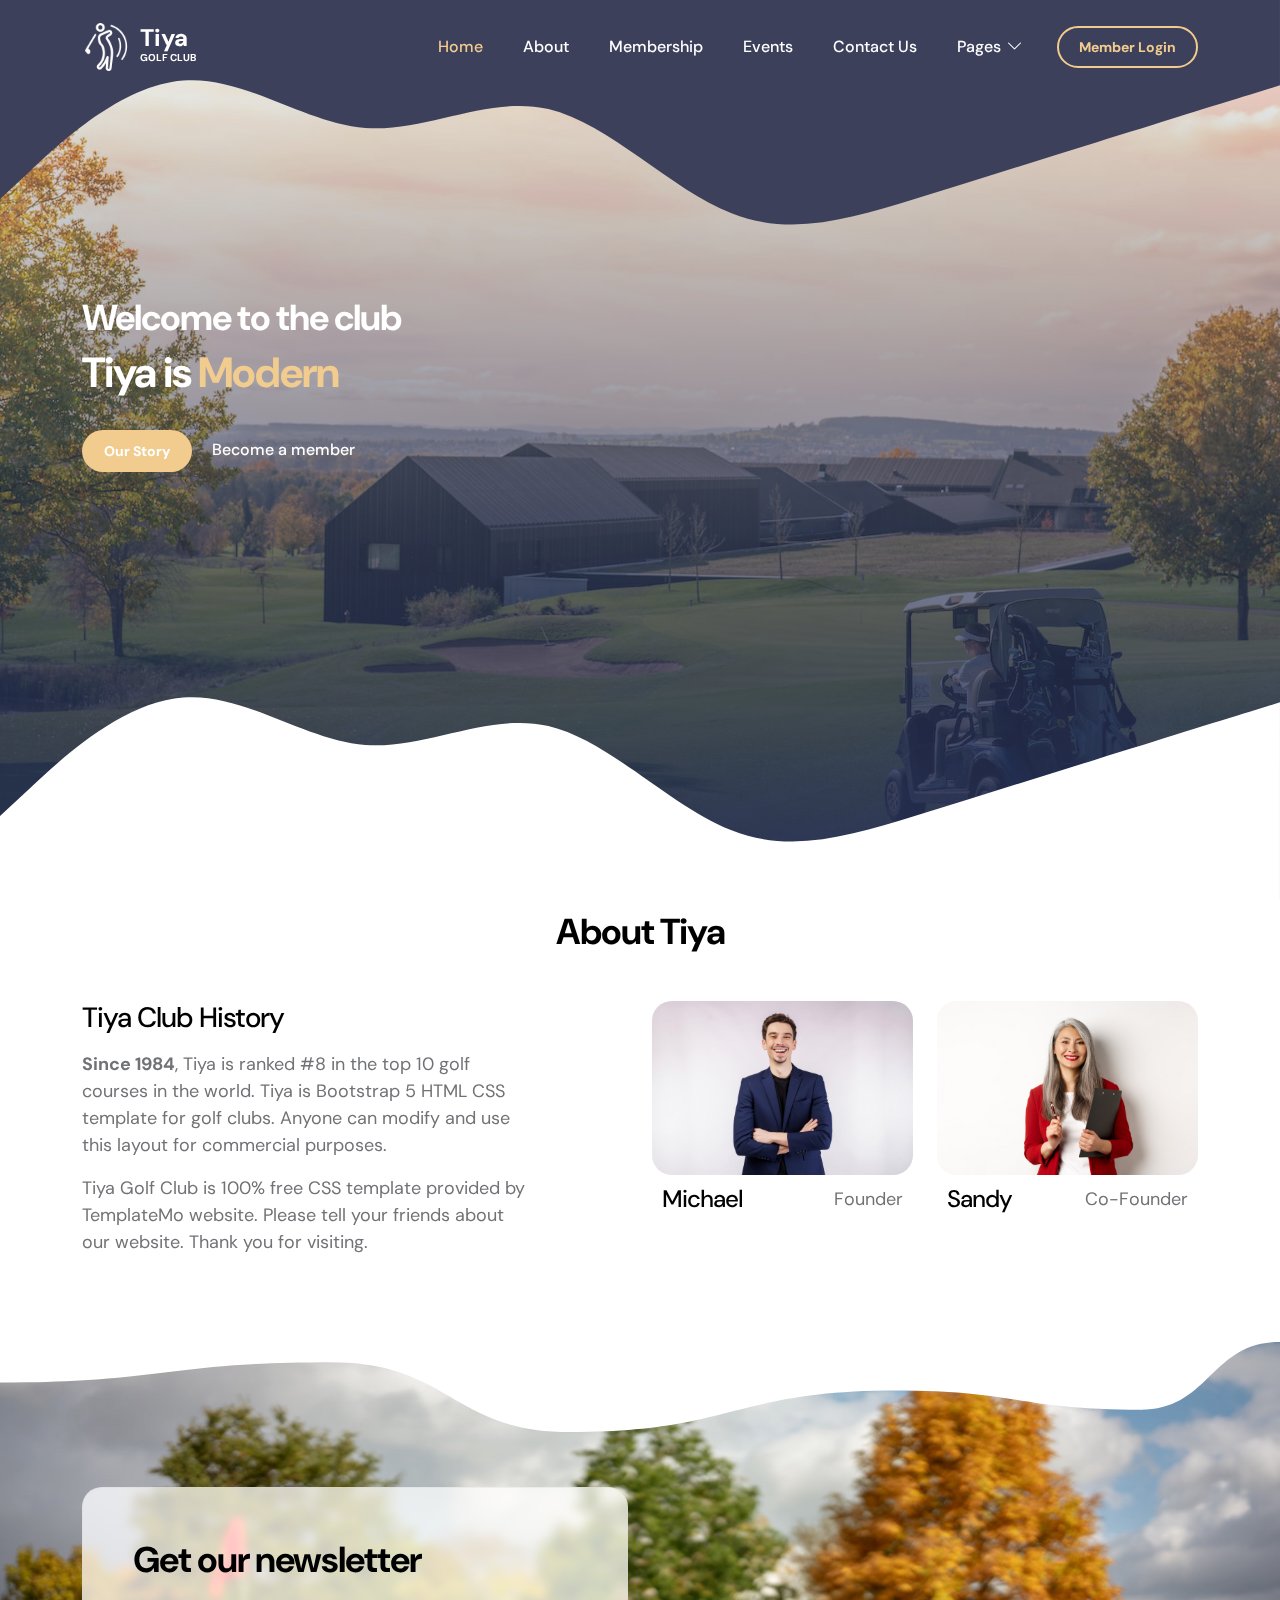
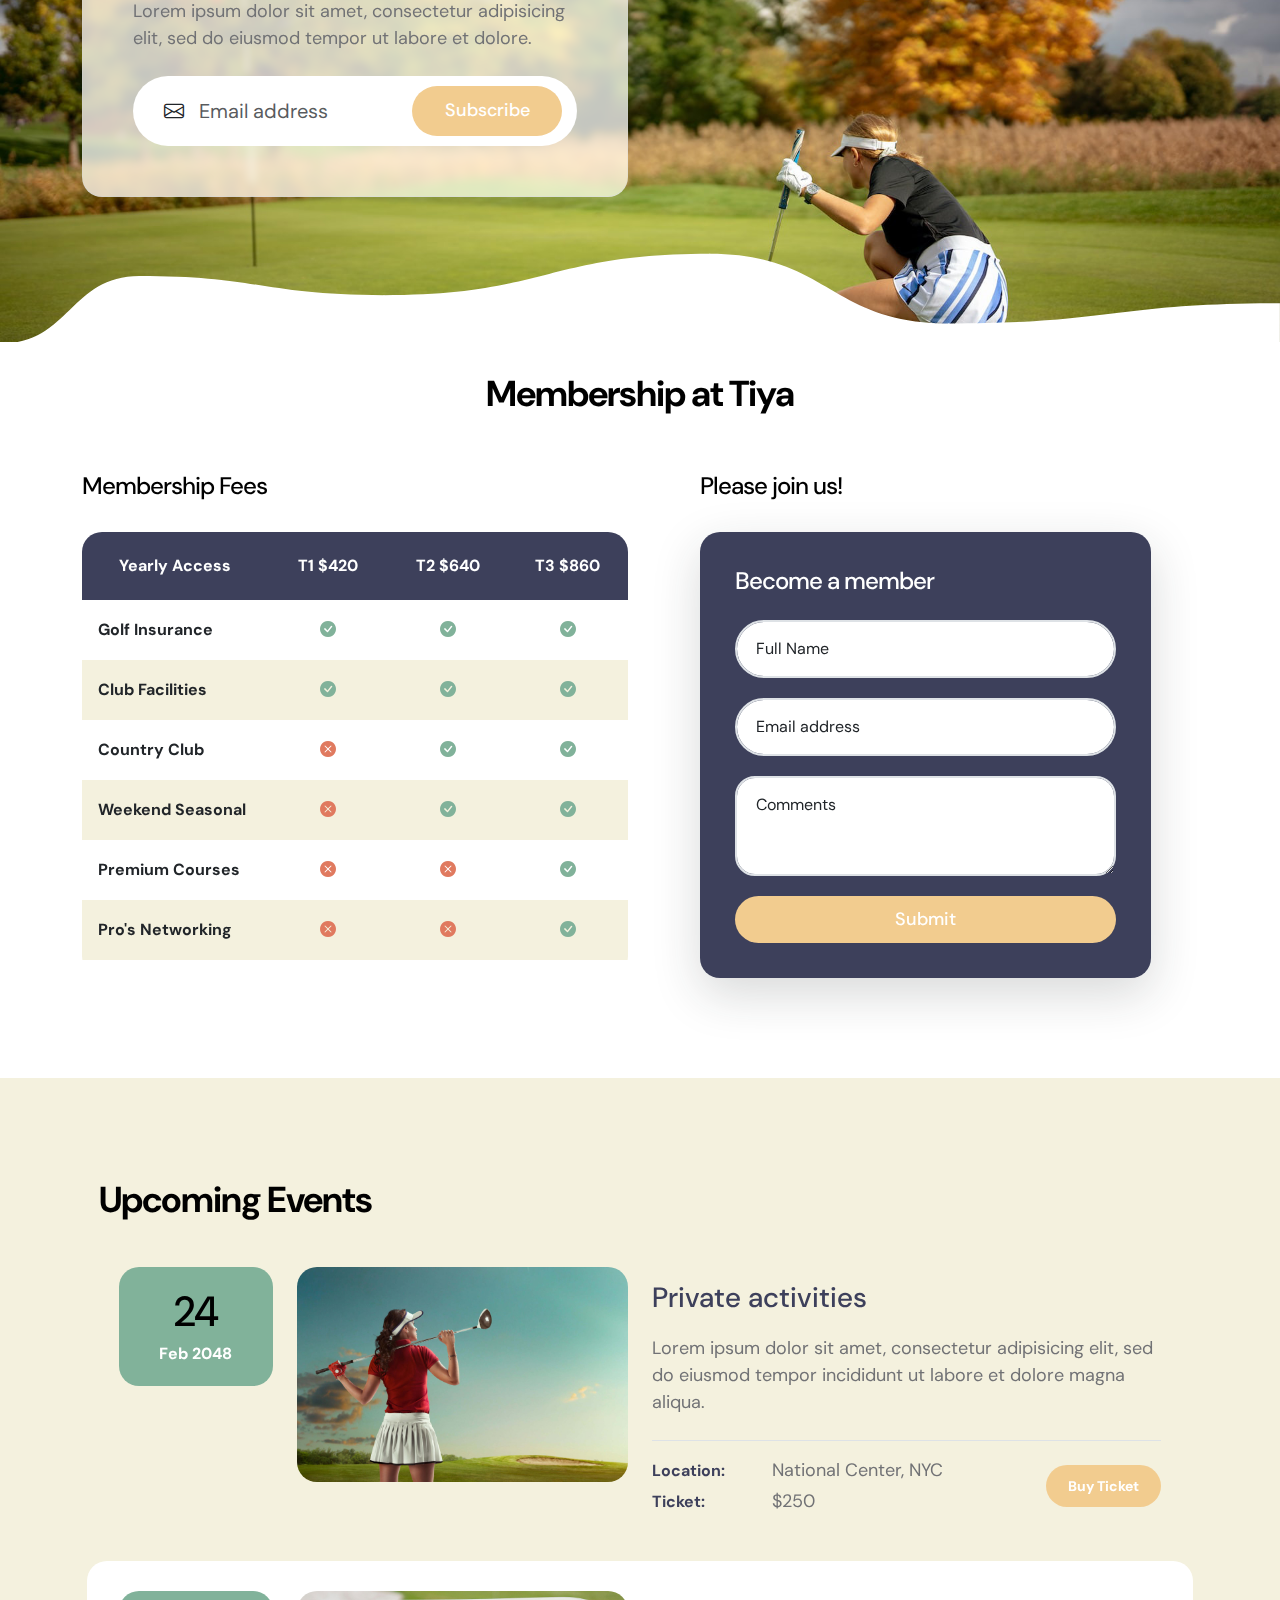
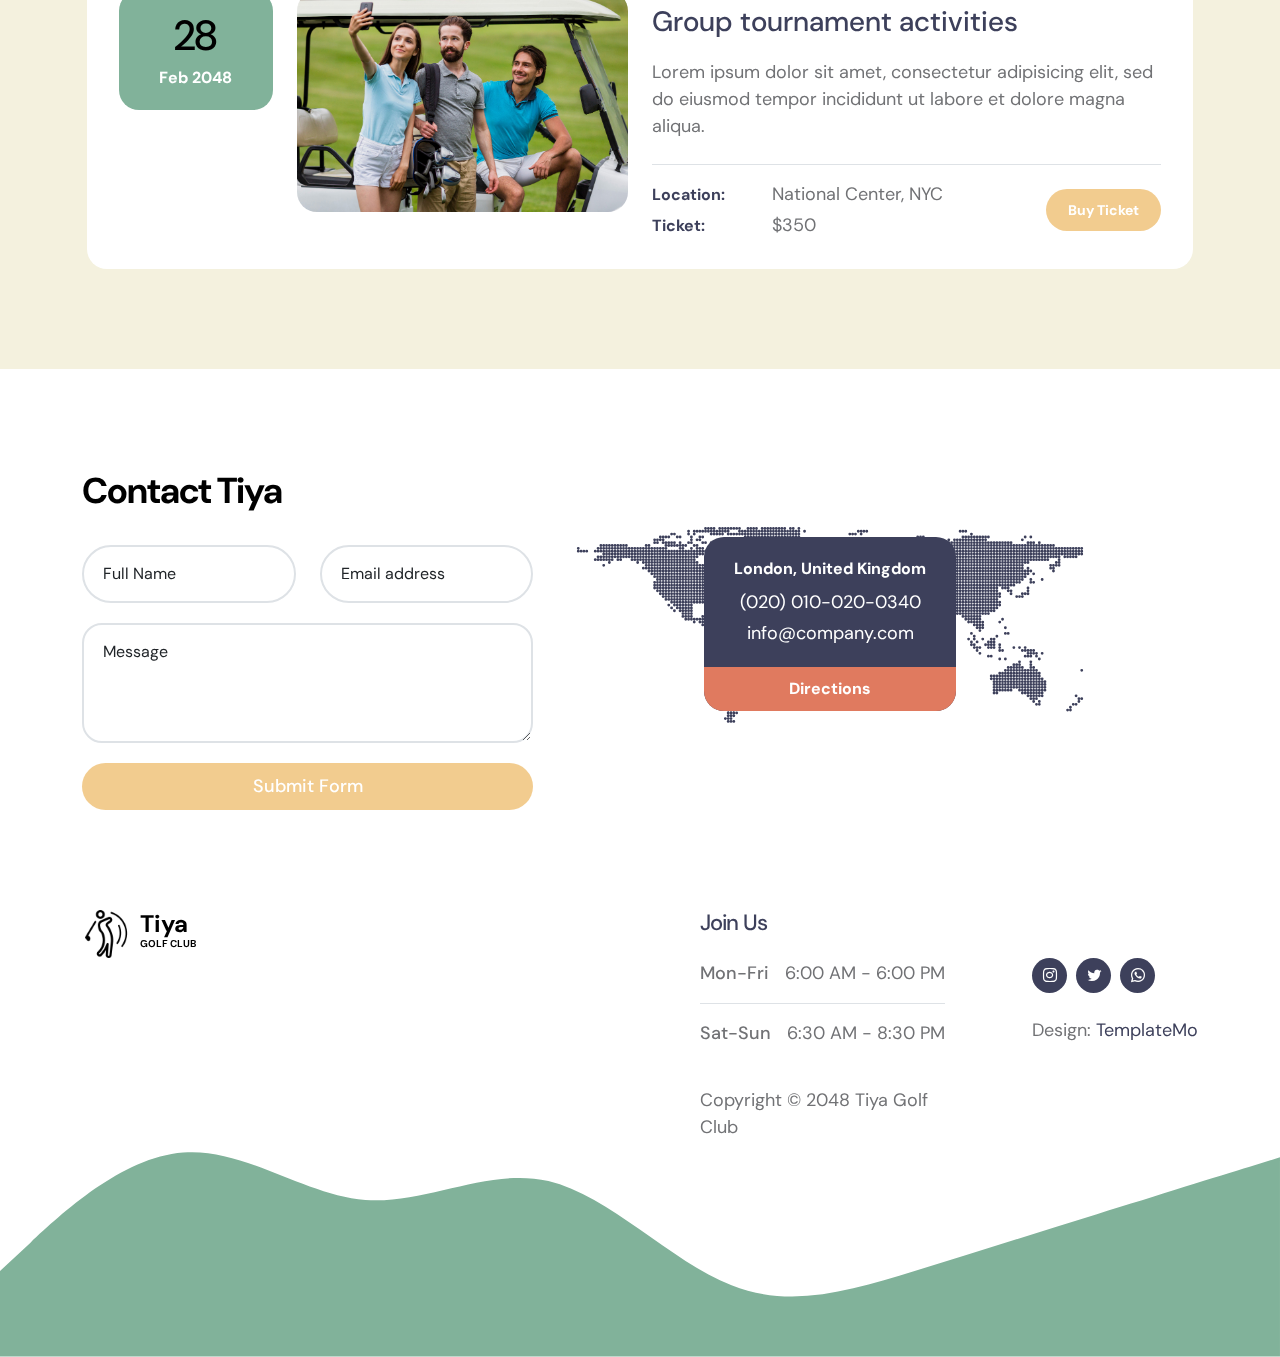
<file: templatemo_587_tiya_golf_club/index.html>
<!doctype html>
<html lang="en">
    <head>
        <meta charset="utf-8">
        <meta name="viewport" content="width=device-width, initial-scale=1">

        <meta name="description" content="">
        <meta name="author" content="">

        <title>Tiya Golf Club - Free HTML CSS Template</title>

        <!-- CSS FILES -->                
        <link rel="preconnect" href="https://fonts.googleapis.com">

        <link rel="preconnect" href="https://fonts.gstatic.com" crossorigin>

        <link href="https://fonts.googleapis.com/css2?family=DM+Sans:ital,wght@0,400;0,500;0,700;1,400&display=swap" rel="stylesheet">

        <link href="css/bootstrap.min.css" rel="stylesheet">

        <link href="css/bootstrap-icons.css" rel="stylesheet">

        <link href="css/templatemo-tiya-golf-club.css" rel="stylesheet">
        
<!--

TemplateMo 587 Tiya Golf Club

https://templatemo.com/tm-587-tiya-golf-club

-->
    </head>
    
    <body>

        <main>

            <nav class="navbar navbar-expand-lg">                
                <div class="container">
                    <a class="navbar-brand d-flex align-items-center" href="index.html">
                        <img src="images/logo.png" class="navbar-brand-image img-fluid" alt="Tiya Golf Club">
                        <span class="navbar-brand-text">
                            Tiya
                            <small>Golf Club</small>
                        </span>
                    </a>

                    <div class="d-lg-none ms-auto me-3">
                        <a class="btn custom-btn custom-border-btn" data-bs-toggle="offcanvas" href="#offcanvasExample" role="button" aria-controls="offcanvasExample">Member Login</a>
                    </div>
    
                    <button class="navbar-toggler" type="button" data-bs-toggle="collapse" data-bs-target="#navbarNav" aria-controls="navbarNav" aria-expanded="false" aria-label="Toggle navigation">
                        <span class="navbar-toggler-icon"></span>
                    </button>
    
                    <div class="collapse navbar-collapse" id="navbarNav">
                        <ul class="navbar-nav ms-lg-auto">
                            <li class="nav-item">
                                <a class="nav-link click-scroll" href="#section_1">Home</a>
                            </li>
    
                            <li class="nav-item">
                                <a class="nav-link click-scroll" href="#section_2">About</a>
                            </li>

                            <li class="nav-item">
                                <a class="nav-link click-scroll" href="#section_3">Membership</a>
                            </li>

                            <li class="nav-item">
                                <a class="nav-link click-scroll" href="#section_4">Events</a>
                            </li>

                            <li class="nav-item">
                                <a class="nav-link click-scroll" href="#section_5">Contact Us</a>
                            </li>

                            <li class="nav-item dropdown">
                                <a class="nav-link dropdown-toggle" href="#" id="navbarLightDropdownMenuLink" role="button" data-bs-toggle="dropdown" aria-expanded="false">Pages</a>

                                <ul class="dropdown-menu dropdown-menu-light" aria-labelledby="navbarLightDropdownMenuLink">
                                    <li><a class="dropdown-item" href="event-listing.html">Event Listing</a></li>

                                    <li><a class="dropdown-item" href="event-detail.html">Event Detail</a></li>
                                </ul>
                            </li>
                        </ul>

                        <div class="d-none d-lg-block ms-lg-3">
                            <a class="btn custom-btn custom-border-btn" data-bs-toggle="offcanvas" href="#offcanvasExample" role="button" aria-controls="offcanvasExample">Member Login</a>
                        </div>
                    </div>
                </div>
            </nav>

            <div class="offcanvas offcanvas-end" data-bs-scroll="true" tabindex="-1" id="offcanvasExample" aria-labelledby="offcanvasExampleLabel">                
                <div class="offcanvas-header">
                    <h5 class="offcanvas-title" id="offcanvasExampleLabel">Member Login</h5>
                    
                    <button type="button" class="btn-close" data-bs-dismiss="offcanvas" aria-label="Close"></button>
                </div>
                
                <div class="offcanvas-body d-flex flex-column">
                    <form class="custom-form member-login-form" action="#" method="post" role="form">

                        <div class="member-login-form-body">
                            <div class="mb-4">
                                <label class="form-label mb-2" for="member-login-number">Membership No.</label>

                                <input type="text" name="member-login-number" id="member-login-number" class="form-control" placeholder="11002560" required>
                            </div>

                            <div class="mb-4">
                                <label class="form-label mb-2" for="member-login-password">Password</label>

                                <input type="password" name="member-login-password" id="member-login-password" pattern="[0-9a-zA-Z]{4,10}" class="form-control" placeholder="Password" required="">
                            </div>

                            <div class="form-check mb-4">
                                <input class="form-check-input" type="checkbox" value="" id="flexCheckDefault">
                              
                                <label class="form-check-label" for="flexCheckDefault">
                                    Remember me
                                </label>
                            </div>

                            <div class="col-lg-5 col-md-7 col-8 mx-auto">
                                <button type="submit" class="form-control">Login</button>
                            </div>

                            <div class="text-center my-4">
                                <a href="#">Forgotten password?</a>
                            </div>
                        </div>
                    </form>

                    <div class="mt-auto mb-5">
                        <p>
                            <strong class="text-white me-3">Any Questions?</strong>

                            <a href="tel: 010-020-0340" class="contact-link">
                            	010-020-0340
                            </a>
                        </p>
                    </div>
                </div>

                <svg xmlns="http://www.w3.org/2000/svg" viewBox="0 0 1440 320"><path fill="#3D405B" fill-opacity="1" d="M0,224L34.3,192C68.6,160,137,96,206,90.7C274.3,85,343,139,411,144C480,149,549,107,617,122.7C685.7,139,754,213,823,240C891.4,267,960,245,1029,224C1097.1,203,1166,181,1234,160C1302.9,139,1371,117,1406,106.7L1440,96L1440,320L1405.7,320C1371.4,320,1303,320,1234,320C1165.7,320,1097,320,1029,320C960,320,891,320,823,320C754.3,320,686,320,617,320C548.6,320,480,320,411,320C342.9,320,274,320,206,320C137.1,320,69,320,34,320L0,320Z"></path></svg>
            </div>
            

            <section class="hero-section d-flex justify-content-center align-items-center" id="section_1">

                <div class="section-overlay"></div>

                <svg xmlns="http://www.w3.org/2000/svg" viewBox="0 0 1440 320"><path fill="#3D405B" fill-opacity="1" d="M0,224L34.3,192C68.6,160,137,96,206,90.7C274.3,85,343,139,411,144C480,149,549,107,617,122.7C685.7,139,754,213,823,240C891.4,267,960,245,1029,224C1097.1,203,1166,181,1234,160C1302.9,139,1371,117,1406,106.7L1440,96L1440,0L1405.7,0C1371.4,0,1303,0,1234,0C1165.7,0,1097,0,1029,0C960,0,891,0,823,0C754.3,0,686,0,617,0C548.6,0,480,0,411,0C342.9,0,274,0,206,0C137.1,0,69,0,34,0L0,0Z"></path></svg>

                <div class="container">
                    <div class="row">

                        <div class="col-lg-6 col-12 mb-5 mb-lg-0">
                            <h2 class="text-white">Welcome to the club</h2>

                            <h1 class="cd-headline rotate-1 text-white mb-4 pb-2">
                                <span>Tiya is</span>
                                <span class="cd-words-wrapper">
                                    <b class="is-visible">Modern</b>
                                    <b>Creative</b>
                                    <b>Lifestyle</b>
                                </span>
                            </h1>

                            <div class="custom-btn-group">
                                <a href="#section_2" class="btn custom-btn smoothscroll me-3">Our Story</a>

                                <a href="#section_3" class="link smoothscroll">Become a member</a>
                            </div>
                        </div>

                        <div class="col-lg-6 col-12">
                            <div class="ratio ratio-16x9">
                                <iframe width="560" height="315" src="https://www.youtube.com/embed/MGNgbNGOzh8" title="YouTube video player" frameborder="0" allow="accelerometer; autoplay; clipboard-write; encrypted-media; gyroscope; picture-in-picture; web-share" allowfullscreen></iframe>
                            </div>
                        </div>

                    </div>
                </div>

                <svg xmlns="http://www.w3.org/2000/svg" viewBox="0 0 1440 320"><path fill="#ffffff" fill-opacity="1" d="M0,224L34.3,192C68.6,160,137,96,206,90.7C274.3,85,343,139,411,144C480,149,549,107,617,122.7C685.7,139,754,213,823,240C891.4,267,960,245,1029,224C1097.1,203,1166,181,1234,160C1302.9,139,1371,117,1406,106.7L1440,96L1440,320L1405.7,320C1371.4,320,1303,320,1234,320C1165.7,320,1097,320,1029,320C960,320,891,320,823,320C754.3,320,686,320,617,320C548.6,320,480,320,411,320C342.9,320,274,320,206,320C137.1,320,69,320,34,320L0,320Z"></path></svg>
            </section>


            <section class="about-section section-padding" id="section_2">
                <div class="container">
                    <div class="row">

                        <div class="col-lg-12 col-12 text-center">
                            <h2 class="mb-lg-5 mb-4">About Tiya</h2>
                        </div>

                        <div class="col-lg-5 col-12 me-auto mb-4 mb-lg-0">
                            <h3 class="mb-3">Tiya Club History</h3>

                            <p><strong>Since 1984</strong>, Tiya is ranked #8 in the top 10 golf courses in the world. Tiya is Bootstrap 5 HTML CSS template for golf clubs. Anyone can modify and use this layout for commercial purposes.</p>

                            <p>Tiya Golf Club is 100% free CSS template provided by TemplateMo website. Please tell your friends about our website. Thank you for visiting.</p>
                        </div>

                        <div class="col-lg-3 col-md-6 col-12 mb-4 mb-lg-0 mb-md-0">
                            <div class="member-block">
                                <div class="member-block-image-wrap">
                                    <img src="images/members/portrait-young-handsome-businessman-wearing-suit-standing-with-crossed-arms-with-isolated-studio-white-background.jpg" class="member-block-image img-fluid" alt="">

                                    <ul class="social-icon">
                                        <li class="social-icon-item">
                                            <a href="#" class="social-icon-link bi-twitter"></a>
                                        </li>

                                        <li class="social-icon-item">
                                            <a href="#" class="social-icon-link bi-whatsapp"></a>
                                        </li>
                                    </ul>
                                </div>

                                <div class="member-block-info d-flex align-items-center">
                                    <h4>Michael</h4>

                                    <p class="ms-auto">Founder</p>
                                </div>
                            </div>
                        </div>

                        <div class="col-lg-3 col-md-6 col-12">
                            <div class="member-block">
                                <div class="member-block-image-wrap">
                                    <img src="images/members/successful-asian-lady-boss-red-blazer-holding-clipboard-with-documens-pen-working-looking-happy-white-background.jpg" class="member-block-image img-fluid" alt="">

                                    <ul class="social-icon">
                                        <li class="social-icon-item">
                                            <a href="#" class="social-icon-link bi-linkedin"></a>
                                        </li>
                                        <li class="social-icon-item">
                                            <a href="#" class="social-icon-link bi-twitter"></a>
                                        </li>
                                    </ul>
                                </div>

                                <div class="member-block-info d-flex align-items-center">
                                    <h4>Sandy</h4>

                                    <p class="ms-auto">Co-Founder</p>
                                </div>
                            </div>
                        </div>

                    </div>
                </div>
            </section>


            <section class="section-bg-image">
                <svg viewBox="0 0 1265 144" xmlns="http://www.w3.org/2000/svg" xmlns:xlink="http://www.w3.org/1999/xlink"><path fill="rgba(255, 255, 255, 1)" d="M 0 40 C 164 40 164 20 328 20 L 328 20 L 328 0 L 0 0 Z" stroke-width="0"></path> <path fill="rgba(255, 255, 255, 1)" d="M 327 20 C 445.5 20 445.5 89 564 89 L 564 89 L 564 0 L 327 0 Z" stroke-width="0"></path> <path fill="rgba(255, 255, 255, 1)" d="M 563 89 C 724.5 89 724.5 48 886 48 L 886 48 L 886 0 L 563 0 Z" stroke-width="0"></path><path fill="rgba(255, 255, 255, 1)" d="M 885 48 C 1006.5 48 1006.5 67 1128 67 L 1128 67 L 1128 0 L 885 0 Z" stroke-width="0"></path><path fill="rgba(255, 255, 255, 1)" d="M 1127 67 C 1196 67 1196 0 1265 0 L 1265 0 L 1265 0 L 1127 0 Z" stroke-width="0"></path></svg>

                <div class="container">
                    <div class="row">

                        <div class="col-lg-6 col-12">
                            <div class="section-bg-image-block">
                                <h2 class="mb-lg-3">Get our newsletter</h2>

                                <p>Lorem ipsum dolor sit amet, consectetur adipisicing elit, sed do eiusmod tempor ut labore et dolore.</p>

                                <form action="#" method="get" class="custom-form mt-lg-4 mt-2" role="form">
                                    <div class="input-group input-group-lg">
                                        <span class="input-group-text bi-envelope" id="basic-addon1"></span>

                                        <input type="email" name="email" id="email" pattern="[^ @]*@[^ @]*" class="form-control" placeholder="Email address" required="">

                                        <button type="submit" class="form-control">Subscribe</button>
                                    </div>
                                </form>
                            </div>
                        </div>

                    </div>
                </div>

                <svg viewBox="0 0 1265 144" xmlns="http://www.w3.org/2000/svg" xmlns:xlink="http://www.w3.org/1999/xlink"><path fill="rgba(255, 255, 255, 1)" d="M 0 40 C 164 40 164 20 328 20 L 328 20 L 328 0 L 0 0 Z" stroke-width="0"></path> <path fill="rgba(255, 255, 255, 1)" d="M 327 20 C 445.5 20 445.5 89 564 89 L 564 89 L 564 0 L 327 0 Z" stroke-width="0"></path> <path fill="rgba(255, 255, 255, 1)" d="M 563 89 C 724.5 89 724.5 48 886 48 L 886 48 L 886 0 L 563 0 Z" stroke-width="0"></path><path fill="rgba(255, 255, 255, 1)" d="M 885 48 C 1006.5 48 1006.5 67 1128 67 L 1128 67 L 1128 0 L 885 0 Z" stroke-width="0"></path><path fill="rgba(255, 255, 255, 1)" d="M 1127 67 C 1196 67 1196 0 1265 0 L 1265 0 L 1265 0 L 1127 0 Z" stroke-width="0"></path></svg>
            </section>


            <section class="membership-section section-padding" id="section_3">
                <div class="container">
                    <div class="row">

                        <div class="col-lg-12 col-12 text-center mx-auto mb-lg-5 mb-4">
                            <h2><span>Membership</span> at Tiya</h2>
                        </div>

                        <div class="col-lg-6 col-12 mb-3 mb-lg-0">
                            <h4 class="mb-4 pb-lg-2">Membership Fees</h4>

                            <div class="table-responsive">
                                <table class="table text-center">
                                    <thead>
                                        <tr>
                                            <th style="width: 34%;">Yearly Access</th>
                                            
                                            <th style="width: 22%;">T1 $420</th>
                                            
                                            <th style="width: 22%;">T2 $640</th>
                                            
                                            <th style="width: 22%;">T3 $860</th>
                                        </tr>
                                    </thead>

                                    <tbody>
                                        <tr>
                                            <th scope="row" class="text-start">Golf Insurance</th>
                                            
                                            <td>
                                                <i class="bi-check-circle-fill"></i>
                                            </td>
                                            
                                            <td>
                                                <i class="bi-check-circle-fill"></i>
                                            </td>
                                            
                                            <td>
                                                <i class="bi-check-circle-fill"></i>
                                            </td>
                                        </tr>

                                        <tr>
                                            <th scope="row" class="text-start">Club Facilities</th>

                                            <td>
                                                <i class="bi-check-circle-fill"></i>
                                            </td>

                                            <td>
                                                <i class="bi-check-circle-fill"></i>
                                            </td>

                                            <td>
                                                <i class="bi-check-circle-fill"></i>
                                            </td>
                                        </tr>

                                        <tr>
                                            <th scope="row" class="text-start">Country Club</th>

                                            <td>
                                                <i class="bi-x-circle-fill"></i>
                                            </td>

                                            <td>
                                                <i class="bi-check-circle-fill"></i>
                                            </td>

                                            <td>
                                                <i class="bi-check-circle-fill"></i>
                                            </td>
                                        </tr>

                                        <tr>
                                            <th scope="row" class="text-start">Weekend Seasonal</th>

                                            <td>
                                                <i class="bi-x-circle-fill"></i>
                                            </td>

                                            <td>
                                                <i class="bi-check-circle-fill"></i>
                                            </td>

                                            <td>
                                                <i class="bi-check-circle-fill"></i>
                                            </td>
                                        </tr>

                                        <tr>
                                            <th scope="row" class="text-start">Premium Courses</th>

                                            <td>
                                                <i class="bi-x-circle-fill"></i>
                                            </td>

                                            <td>
                                                <i class="bi-x-circle-fill"></i>
                                            </td>

                                            <td>
                                                <i class="bi-check-circle-fill"></i>
                                            </td>
                                        </tr>
                                        
                                        <tr>
                                            <th scope="row" class="text-start">Pro's Networking</th>

                                            <td>
                                                <i class="bi-x-circle-fill"></i>
                                            </td>

                                            <td>
                                                <i class="bi-x-circle-fill"></i>
                                            </td>

                                            <td>
                                                <i class="bi-check-circle-fill"></i>
                                            </td>
                                        </tr>
                                        
                                    </tbody>
                                </table>
                            </div>
                        </div>

                        <div class="col-lg-5 col-12 mx-auto">
                        <h4 class="mb-4 pb-lg-2">Please join us!</h4>
                            <form action="#" method="post" class="custom-form membership-form shadow-lg" role="form">
                                <h4 class="text-white mb-4">Become a member</h4>

                                    <div class="form-floating">
                                        <input type="text" name="full-name" id="full-name" class="form-control" placeholder="Full Name" required="">
                                        
                                        <label for="floatingInput">Full Name</label>
                                    </div>

                                    <div class="form-floating">
                                        <input type="email" name="email" id="email" pattern="[^ @]*@[^ @]*" class="form-control" placeholder="Email address" required="">
                                        
                                        <label for="floatingInput">Email address</label>
                                    </div>

                                    <div class="form-floating">
                                        <textarea class="form-control" id="message" name="message" placeholder="Describe message here"></textarea>
                                        
                                        <label for="floatingTextarea"> Comments</label>
                                    </div>

                                    <button type="submit" class="form-control">Submit</button>
                                </div>
                            </form>
                        </div>

                    </div>
                </div>
            </section>


            <section class="events-section section-bg section-padding" id="section_4">
                <div class="container">
                    <div class="row">

                        <div class="col-lg-12 col-12">
                            <h2 class="mb-lg-3">Upcoming Events</h2>
                        </div>

                        <div class="row custom-block mb-3">
                            <div class="col-lg-2 col-md-4 col-12 order-2 order-md-0 order-lg-0">
                                <div class="custom-block-date-wrap d-flex d-lg-block d-md-block align-items-center mt-3 mt-lg-0 mt-md-0">
                                    <h6 class="custom-block-date mb-lg-1 mb-0 me-3 me-lg-0 me-md-0">24</h6>
                                    
                                    <strong class="text-white">Feb 2048</strong>
                                </div>
                            </div>

                            <div class="col-lg-4 col-md-8 col-12 order-1 order-lg-0">
                                <div class="custom-block-image-wrap">
                                    <a href="event-detail.html">
                                        <img src="images/professional-golf-player.jpg" class="custom-block-image img-fluid" alt="">

                                        <i class="custom-block-icon bi-link"></i>
                                    </a>
                                </div>
                            </div>

                            <div class="col-lg-6 col-12 order-3 order-lg-0">
                                <div class="custom-block-info mt-2 mt-lg-0">
                                    <a href="event-detail.html" class="events-title mb-3">Private activities</a>

                                    <p class="mb-0">Lorem ipsum dolor sit amet, consectetur adipisicing elit, sed do eiusmod tempor incididunt ut labore et dolore magna aliqua.</p>

                                    <div class="d-flex flex-wrap border-top mt-4 pt-3">

                                        <div class="mb-4 mb-lg-0">
                                            <div class="d-flex flex-wrap align-items-center mb-1">
                                                <span class="custom-block-span">Location:</span>

                                                <p class="mb-0">National Center, NYC</p>
                                            </div>

                                            <div class="d-flex flex-wrap align-items-center">
                                                <span class="custom-block-span">Ticket:</span>

                                                <p class="mb-0">$250</p>
                                            </div>
                                        </div>

                                        <div class="d-flex align-items-center ms-lg-auto">
                                            <a href="event-detail.html" class="btn custom-btn">Buy Ticket</a>
                                        </div>
                                    </div>
                                </div>
                            </div>
                        </div>

                        <div class="row custom-block custom-block-bg">
                            <div class="col-lg-2 col-md-4 col-12 order-2 order-md-0 order-lg-0">
                                <div class="custom-block-date-wrap d-flex d-lg-block d-md-block align-items-center mt-3 mt-lg-0 mt-md-0">
                                    <h6 class="custom-block-date mb-lg-1 mb-0 me-3 me-lg-0 me-md-0">28</h6>
                                    
                                    <strong class="text-white">Feb 2048</strong>
                                </div>
                            </div>

                            <div class="col-lg-4 col-md-8 col-12 order-1 order-lg-0">
                                <div class="custom-block-image-wrap">
                                    <a href="event-detail.html">
                                        <img src="images/girl-taking-selfie-with-friends-golf-field.jpg" class="custom-block-image img-fluid" alt="">

                                        <i class="custom-block-icon bi-link"></i>
                                    </a>
                                </div>
                            </div>

                            <div class="col-lg-6 col-12 order-3 order-lg-0">
                                <div class="custom-block-info mt-2 mt-lg-0">
                                    <a href="event-detail.html" class="events-title mb-3">Group tournament activities</a>

                                    <p class="mb-0">Lorem ipsum dolor sit amet, consectetur adipisicing elit, sed do eiusmod tempor incididunt ut labore et dolore magna aliqua.</p>

                                    <div class="d-flex flex-wrap border-top mt-4 pt-3">

                                        <div class="mb-4 mb-lg-0">
                                            <div class="d-flex flex-wrap align-items-center mb-1">
                                                <span class="custom-block-span">Location:</span>

                                                <p class="mb-0">National Center, NYC</p>
                                            </div>

                                            <div class="d-flex flex-wrap align-items-center">
                                                <span class="custom-block-span">Ticket:</span>

                                                <p class="mb-0">$350</p>
                                            </div>
                                        </div>

                                        <div class="d-flex align-items-center ms-lg-auto">
                                            <a href="event-detail.html" class="btn custom-btn">Buy Ticket</a>
                                        </div>
                                    </div>
                                </div>
                            </div>
                        </div>

                    </div>
                </div>
            </section>


            <section class="contact-section section-padding" id="section_5">
                <div class="container">
                    <div class="row">

                        <div class="col-lg-5 col-12">
                            <form action="#" method="post" class="custom-form contact-form" role="form">
                                <h2 class="mb-4 pb-2">Contact Tiya</h2>

                                <div class="row">
                                    <div class="col-lg-6 col-md-6 col-12">
                                        <div class="form-floating">
                                            <input type="text" name="full-name" id="full-name" class="form-control" placeholder="Full Name" required="">
                                            
                                            <label for="floatingInput">Full Name</label>
                                        </div>
                                    </div>

                                    <div class="col-lg-6 col-md-6 col-12"> 
                                        <div class="form-floating">
                                            <input type="email" name="email" id="email" pattern="[^ @]*@[^ @]*" class="form-control" placeholder="Email address" required="">
                                            
                                            <label for="floatingInput">Email address</label>
                                        </div>
                                    </div>

                                    <div class="col-lg-12 col-12">
                                        <div class="form-floating">
                                            <textarea class="form-control" id="message" name="message" placeholder="Describe message here"></textarea>
                                            
                                            <label for="floatingTextarea">Message</label>
                                        </div>

                                        <button type="submit" class="form-control">Submit Form</button>
                                    </div>
                                </div>
                            </form>
                        </div>

                        <div class="col-lg-6 col-12">
                            <div class="contact-info mt-5">
                                <div class="contact-info-item">
                                    <div class="contact-info-body">
                                        <strong>London, United Kingdom</strong>

                                        <p class="mt-2 mb-1">
                                            <a href="tel: 010-020-0340" class="contact-link">
                                                (020) 
                                                010-020-0340
                                            </a>
                                        </p>

                                        <p class="mb-0">
                                            <a href="mailto:info@company.com" class="contact-link">
                                                info@company.com
                                            </a>
                                        </p>
                                    </div>

                                    <div class="contact-info-footer">
                                        <a href="#">Directions</a>
                                    </div>
                                </div>

                                <img src="images/WorldMap.svg" class="img-fluid" alt="">
                            </div>
                        </div>

                    </div>
                </div>
            </section>
        </main>

        <footer class="site-footer">
            <div class="container">
                <div class="row">

                    <div class="col-lg-6 col-12 me-auto mb-5 mb-lg-0">
                        <a class="navbar-brand d-flex align-items-center" href="index.html">
                            <img src="images/logo.png" class="navbar-brand-image img-fluid" alt="">
                            <span class="navbar-brand-text">
                                Tiya
                                <small>Golf Club</small>
                            </span>
                        </a>
                    </div>

                    <div class="col-lg-3 col-12">
                        <h5 class="site-footer-title mb-4">Join Us</h5>

                        <p class="d-flex border-bottom pb-3 mb-3 me-lg-3">
                            <span>Mon-Fri</span>
                            6:00 AM - 6:00 PM
                        </p>

                        <p class="d-flex me-lg-3">
                            <span>Sat-Sun</span>
                            6:30 AM - 8:30 PM
                        </p>
                        <br>
                        <p class="copyright-text">Copyright © 2048 Tiya Golf Club</p>
                    </div>

                        <div class="col-lg-2 col-12 ms-auto">
                            <ul class="social-icon mt-lg-5 mt-3 mb-4">
                                <li class="social-icon-item">
                                    <a href="#" class="social-icon-link bi-instagram"></a>
                                </li>

                                <li class="social-icon-item">
                                    <a href="#" class="social-icon-link bi-twitter"></a>
                                </li>

                                <li class="social-icon-item">
                                    <a href="#" class="social-icon-link bi-whatsapp"></a>
                                </li>
                            </ul>
                            <p class="copyright-text">Design: <a rel="nofollow" href="https://templatemo.com" target="_blank">TemplateMo</a></p>
                            
                        </div>

                </div>
            </div>

            <svg xmlns="http://www.w3.org/2000/svg" viewBox="0 0 1440 320"><path fill="#81B29A" fill-opacity="1" d="M0,224L34.3,192C68.6,160,137,96,206,90.7C274.3,85,343,139,411,144C480,149,549,107,617,122.7C685.7,139,754,213,823,240C891.4,267,960,245,1029,224C1097.1,203,1166,181,1234,160C1302.9,139,1371,117,1406,106.7L1440,96L1440,320L1405.7,320C1371.4,320,1303,320,1234,320C1165.7,320,1097,320,1029,320C960,320,891,320,823,320C754.3,320,686,320,617,320C548.6,320,480,320,411,320C342.9,320,274,320,206,320C137.1,320,69,320,34,320L0,320Z"></path></svg>
        </footer>


        <!-- JAVASCRIPT FILES -->
        <script src="js/jquery.min.js"></script>
        <script src="js/bootstrap.bundle.min.js"></script>
        <script src="js/jquery.sticky.js"></script>
        <script src="js/click-scroll.js"></script>
        <script src="js/animated-headline.js"></script>
        <script src="js/modernizr.js"></script>
        <script src="js/custom.js"></script>

    </body>
</html>
</file>
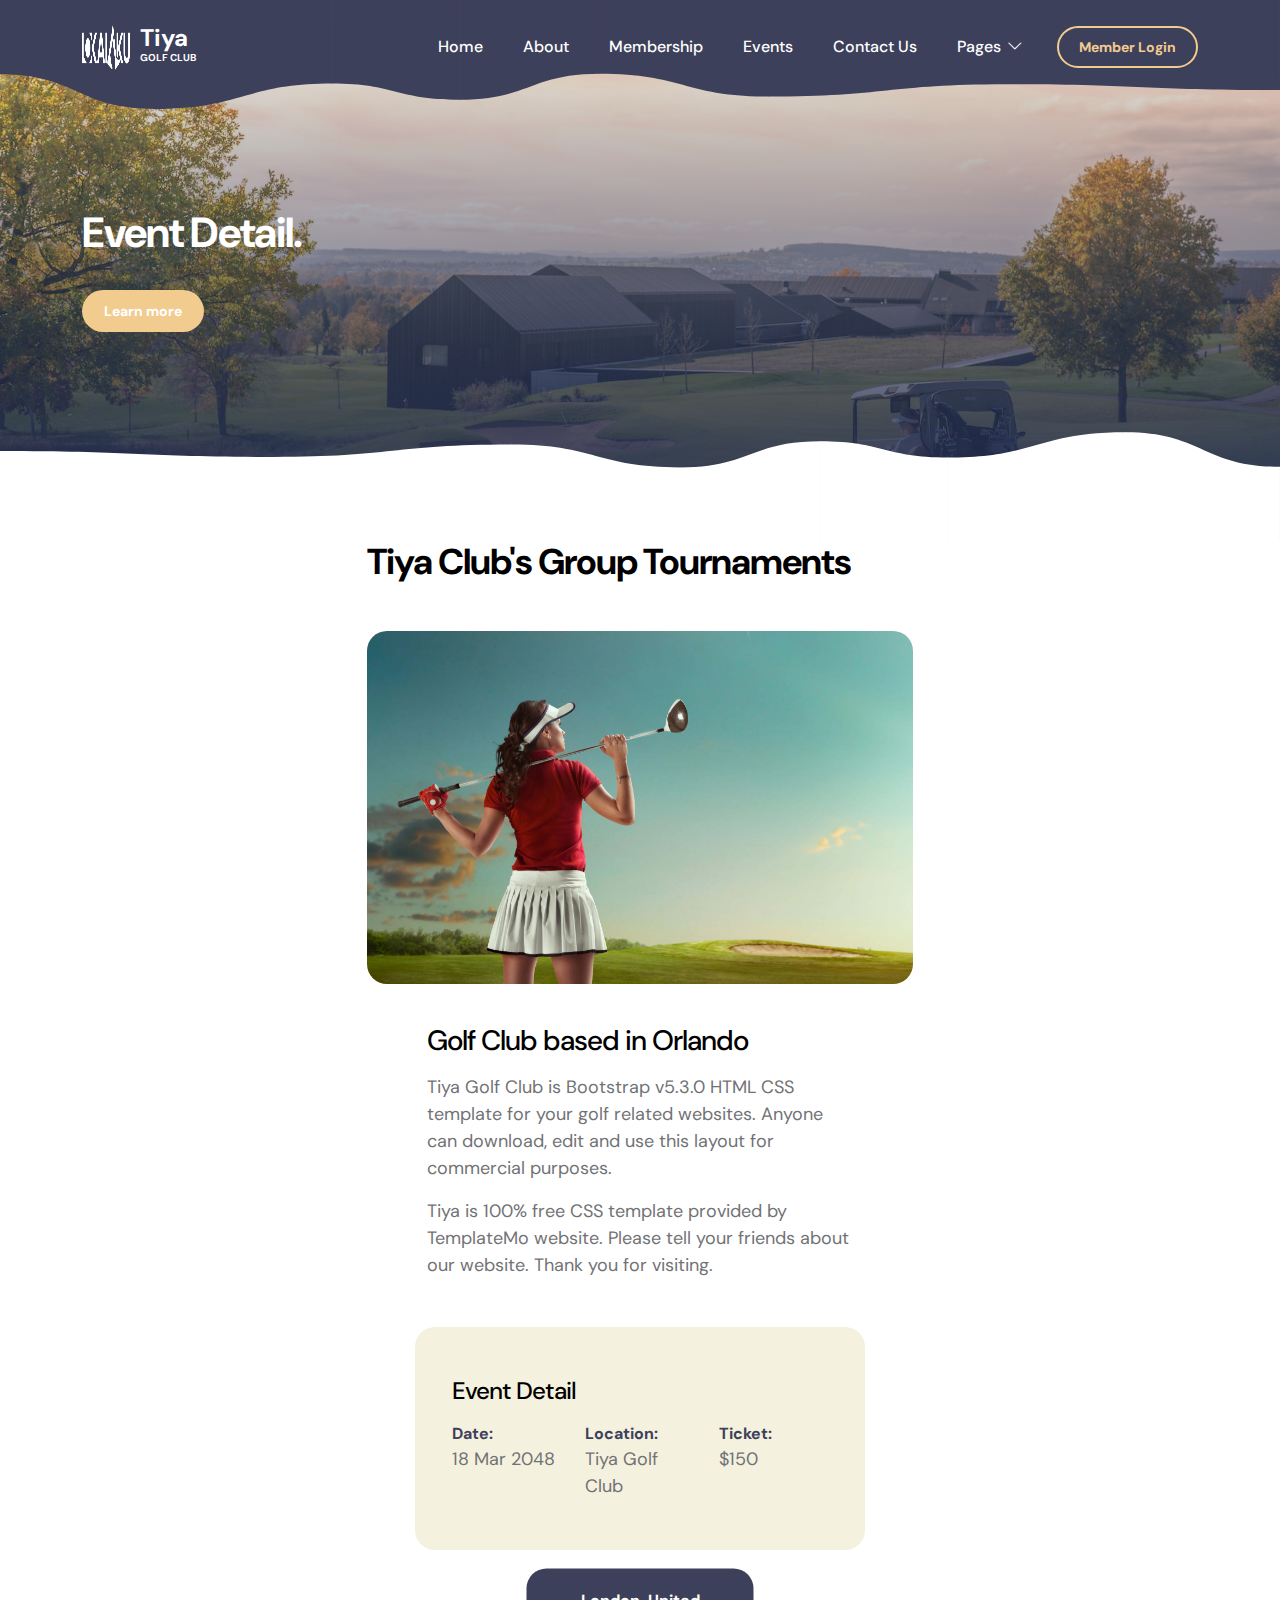
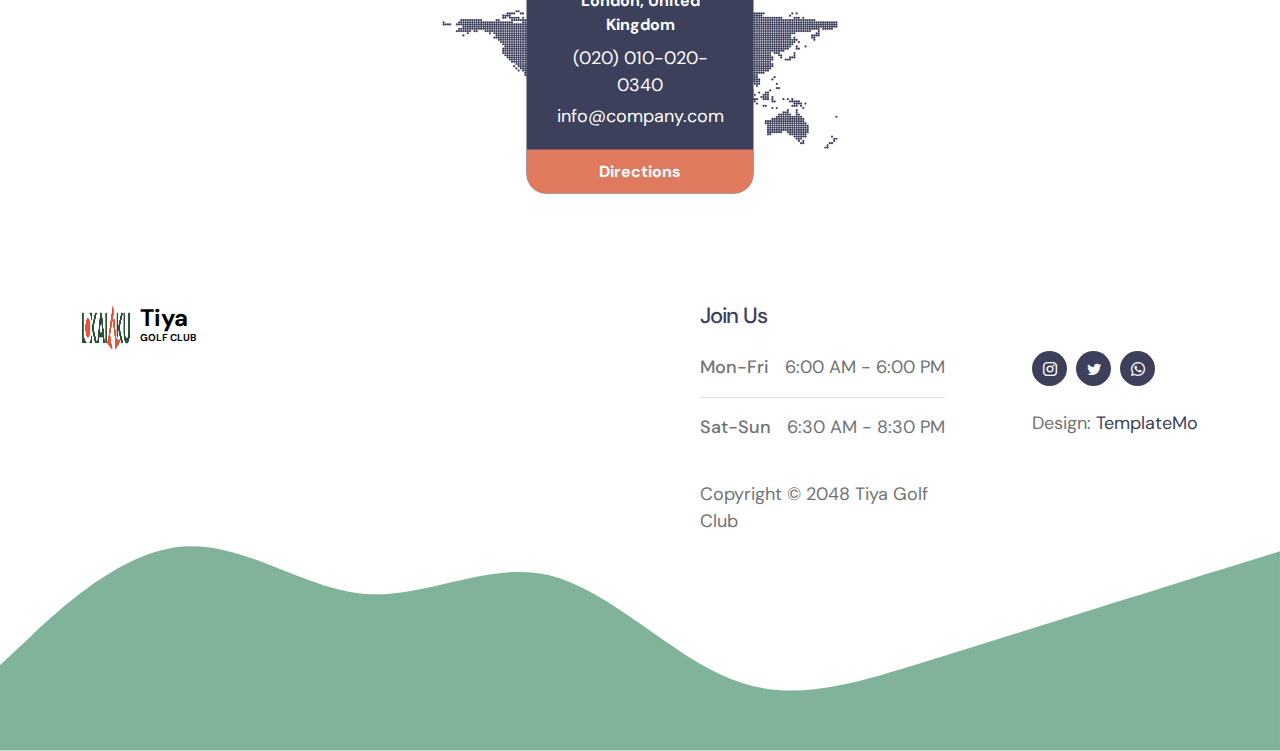
<file: event-detail.html>
<!doctype html>
<html lang="en">
    <head>
        <meta charset="utf-8">
        <meta name="viewport" content="width=device-width, initial-scale=1">

        <meta name="description" content="">
        <meta name="author" content="">

        <title>Tiya Golf Club - Event Detail</title>

        <!-- CSS FILES -->                
        <link rel="preconnect" href="https://fonts.googleapis.com">

        <link rel="preconnect" href="https://fonts.gstatic.com" crossorigin>

        <link href="https://fonts.googleapis.com/css2?family=DM+Sans:ital,wght@0,400;0,500;0,700;1,400&display=swap" rel="stylesheet">

        <link href="css/bootstrap.min.css" rel="stylesheet">

        <link href="css/bootstrap-icons.css" rel="stylesheet">

        <link href="css/templatemo-tiya-golf-club.css" rel="stylesheet">
        
<!--

TemplateMo 587 Tiya Golf Club

https://templatemo.com/tm-587-tiya-golf-club

-->
    </head>
    
    <body>

        <main>

            <nav class="navbar navbar-expand-lg">                
                <div class="container">
                    <a class="navbar-brand d-flex align-items-center" href="index.html">
                        <img src="images/logo.png" class="navbar-brand-image img-fluid" alt="Tiya Golf Club">
                        <span class="navbar-brand-text">
                            Tiya
                            <small>Golf Club</small>
                        </span>
                    </a>

                    <div class="d-lg-none ms-auto me-3">
                        <a class="btn custom-btn custom-border-btn" data-bs-toggle="offcanvas" href="#offcanvasExample" role="button" aria-controls="offcanvasExample">Member Login</a>
                    </div>
    
                    <button class="navbar-toggler" type="button" data-bs-toggle="collapse" data-bs-target="#navbarNav" aria-controls="navbarNav" aria-expanded="false" aria-label="Toggle navigation">
                        <span class="navbar-toggler-icon"></span>
                    </button>
    
                    <div class="collapse navbar-collapse" id="navbarNav">
                        <ul class="navbar-nav ms-lg-auto">
                            <li class="nav-item">
                                <a class="nav-link" href="index.html#section_1">Home</a>
                            </li>
    
                            <li class="nav-item">
                                <a class="nav-link" href="index.html#section_2">About</a>
                            </li>

                            <li class="nav-item">
                                <a class="nav-link" href="index.html#section_3">Membership</a>
                            </li>

                            <li class="nav-item">
                                <a class="nav-link" href="index.html#section_4">Events</a>
                            </li>

                            <li class="nav-item">
                                <a class="nav-link" href="index.html#section_5">Contact Us</a>
                            </li>

                            <li class="nav-item dropdown">
                                <a class="nav-link dropdown-toggle" href="#" id="navbarLightDropdownMenuLink" role="button" data-bs-toggle="dropdown" aria-expanded="false">Pages</a>

                                <ul class="dropdown-menu dropdown-menu-light" aria-labelledby="navbarLightDropdownMenuLink">
                                    <li><a class="dropdown-item" href="event-listing.html">Event Listing</a></li>

                                    <li><a class="dropdown-item active" href="event-detail.html">Event Detail</a></li>
                                </ul>
                            </li>
                        </ul>

                        <div class="d-none d-lg-block ms-lg-3">
                            <a class="btn custom-btn custom-border-btn" data-bs-toggle="offcanvas" href="#offcanvasExample" role="button" aria-controls="offcanvasExample">Member Login</a>
                        </div>
                    </div>
                </div>
            </nav>

            <div class="offcanvas offcanvas-end" data-bs-scroll="true" tabindex="-1" id="offcanvasExample" aria-labelledby="offcanvasExampleLabel">                
                <div class="offcanvas-header">
                    <h5 class="offcanvas-title" id="offcanvasExampleLabel">Member Login</h5>
                    
                    <button type="button" class="btn-close" data-bs-dismiss="offcanvas" aria-label="Close"></button>
                </div>
                
                <div class="offcanvas-body d-flex flex-column">
                    <form class="custom-form member-login-form" action="#" method="post" role="form">

                        <div class="member-login-form-body">
                            <div class="mb-4">
                                <label class="form-label mb-2" for="member-login-number">Membership No.</label>

                                <input type="text" name="member-login-number" id="member-login-number" class="form-control" placeholder="11002560" required>
                            </div>

                            <div class="mb-4">
                                <label class="form-label mb-2" for="member-login-password">Password</label>

                                <input type="password" name="member-login-password" id="member-login-password" pattern="[0-9a-zA-Z]{4,10}" class="form-control" placeholder="Password" required="">
                            </div>

                            <div class="form-check mb-4">
                                <input class="form-check-input" type="checkbox" value="" id="flexCheckDefault">
                              
                                <label class="form-check-label" for="flexCheckDefault">
                                    Remember me
                                </label>
                            </div>

                            <div class="col-lg-5 col-md-7 col-8 mx-auto">
                                <button type="submit" class="form-control">Login</button>
                            </div>

                            <div class="text-center my-4">
                                <a href="#">Forgotten password?</a>
                            </div>
                        </div>
                    </form>

                    <div class="mt-auto mb-5">
                        <p>
                            <strong class="text-white me-3">Any Questions?</strong>

                            <a href="tel: 010-020-0340" class="contact-link">
                            	010-020-0340
                            </a>
                        </p>
                    </div>
                </div>

                <svg xmlns="http://www.w3.org/2000/svg" viewBox="0 0 1440 320"><path fill="#3D405B" fill-opacity="1" d="M0,224L34.3,192C68.6,160,137,96,206,90.7C274.3,85,343,139,411,144C480,149,549,107,617,122.7C685.7,139,754,213,823,240C891.4,267,960,245,1029,224C1097.1,203,1166,181,1234,160C1302.9,139,1371,117,1406,106.7L1440,96L1440,320L1405.7,320C1371.4,320,1303,320,1234,320C1165.7,320,1097,320,1029,320C960,320,891,320,823,320C754.3,320,686,320,617,320C548.6,320,480,320,411,320C342.9,320,274,320,206,320C137.1,320,69,320,34,320L0,320Z"></path></svg>
            </div>
            

            <section class="hero-section hero-50 d-flex justify-content-center align-items-center" id="section_1">

                <div class="section-overlay"></div>

                <svg viewBox="0 0 1962 178" xmlns="http://www.w3.org/2000/svg" xmlns:xlink="http://www.w3.org/1999/xlink"><path fill="#3D405B" d="M 0 114 C 118.5 114 118.5 167 237 167 L 237 167 L 237 0 L 0 0 Z" stroke-width="0"></path> <path fill="#3D405B" d="M 236 167 C 373 167 373 128 510 128 L 510 128 L 510 0 L 236 0 Z" stroke-width="0"></path> <path fill="#3D405B" d="M 509 128 C 607 128 607 153 705 153 L 705 153 L 705 0 L 509 0 Z" stroke-width="0"></path><path fill="#3D405B" d="M 704 153 C 812 153 812 113 920 113 L 920 113 L 920 0 L 704 0 Z" stroke-width="0"></path><path fill="#3D405B" d="M 919 113 C 1048.5 113 1048.5 148 1178 148 L 1178 148 L 1178 0 L 919 0 Z" stroke-width="0"></path><path fill="#3D405B" d="M 1177 148 C 1359.5 148 1359.5 129 1542 129 L 1542 129 L 1542 0 L 1177 0 Z" stroke-width="0"></path><path fill="#3D405B" d="M 1541 129 C 1751.5 129 1751.5 138 1962 138 L 1962 138 L 1962 0 L 1541 0 Z" stroke-width="0"></path></svg>

                <div class="container">
                    <div class="row">

                        <div class="col-lg-6 col-12">

                            <h1 class="text-white mb-4 pb-2">Event Detail.</h1>

                            <a href="#section_2" class="btn custom-btn smoothscroll me-3">Learn more</a>
                        </div>

                    </div>
                </div>

                <svg viewBox="0 0 1962 178" xmlns="http://www.w3.org/2000/svg" xmlns:xlink="http://www.w3.org/1999/xlink"><path fill="#ffffff" d="M 0 114 C 118.5 114 118.5 167 237 167 L 237 167 L 237 0 L 0 0 Z" stroke-width="0"></path> <path fill="#ffffff" d="M 236 167 C 373 167 373 128 510 128 L 510 128 L 510 0 L 236 0 Z" stroke-width="0"></path> <path fill="#ffffff" d="M 509 128 C 607 128 607 153 705 153 L 705 153 L 705 0 L 509 0 Z" stroke-width="0"></path><path fill="#ffffff" d="M 704 153 C 812 153 812 113 920 113 L 920 113 L 920 0 L 704 0 Z" stroke-width="0"></path><path fill="#ffffff" d="M 919 113 C 1048.5 113 1048.5 148 1178 148 L 1178 148 L 1178 0 L 919 0 Z" stroke-width="0"></path><path fill="#ffffff" d="M 1177 148 C 1359.5 148 1359.5 129 1542 129 L 1542 129 L 1542 0 L 1177 0 Z" stroke-width="0"></path><path fill="#ffffff" d="M 1541 129 C 1751.5 129 1751.5 138 1962 138 L 1962 138 L 1962 0 L 1541 0 Z" stroke-width="0"></path></svg>
            </section>


            <section class="events-section events-detail-section section-padding" id="section_2">
                <div class="container">
                    <div class="row">

                        <div class="col-lg-6 col-md-8 col-12 mx-auto">
                            <h2 class="mb-lg-5 mb-4">Tiya Club's Group Tournaments</h2>

                            <div class="custom-block-image-wrap">
                                <img src="images/professional-golf-player.jpg" class="custom-block-image img-fluid" alt="">
                            </div>

                            <div class="custom-block-info">
                                <h3 class="mb-3">Golf Club based in Orlando</h3>

                                <p>Tiya Golf Club is Bootstrap v5.3.0 HTML CSS template for your golf related websites. Anyone can download, edit and use this layout for commercial purposes.</p>

                            <p>Tiya is 100% free CSS template provided by TemplateMo website. Please tell your friends about our website. Thank you for visiting.</p>

                                <div class="events-detail-info row my-5">
                                    <div class="col-lg-12 col-12">
                                        <h4 class="mb-3">Event Detail</h4>
                                    </div>

                                    <div class="col-lg-4 col-12">
                                        <span class="custom-block-span">Date:</span>

                                        <p class="mb-0">18 Mar 2048</p>
                                    </div>

                                    <div class="col-lg-4 col-12 my-3 my-lg-0">
                                        <span class="custom-block-span">Location:</span>

                                        <p class="mb-0">Tiya Golf Club</p>
                                    </div>

                                    <div class="col-lg-4 col-12">
                                        <span class="custom-block-span">Ticket:</span>

                                        <p class="mb-0">$150</p>
                                    </div>
                                </div>

                                <div class="contact-info">
                                    <div class="contact-info-item">
                                        <div class="contact-info-body">
                                            <strong>London, United Kingdom</strong>

                                            <p class="mt-2 mb-1">
                                                <a href="tel: 010-020-0340" class="contact-link">
                                                    (020) 
                                                    010-020-0340
                                                </a>
                                            </p>
    
                                            <p class="mb-0">
                                                <a href="mailto:info@company.com" class="contact-link">
                                                    info@company.com
                                                </a>
                                            </p>
                                        </div>

                                        <div class="contact-info-footer">
                                            <a href="#">Directions</a>
                                        </div>
                                    </div>

                                    <img src="images/WorldMap.svg" class="img-fluid" alt="">
                                </div>
                            </div>
                        </div>

                    </div>
                </div>
            </section>
        </main>

        <footer class="site-footer">
            <div class="container">
                <div class="row">

                    <div class="col-lg-6 col-12 me-auto mb-5 mb-lg-0">
                        <a class="navbar-brand d-flex align-items-center" href="index.html">
                            <img src="images/logo.png" class="navbar-brand-image img-fluid" alt="">
                            <span class="navbar-brand-text">
                                Tiya
                                <small>Golf Club</small>
                            </span>
                        </a>
                    </div>

                    <div class="col-lg-3 col-12">
                        <h5 class="site-footer-title mb-4">Join Us</h5>

                        <p class="d-flex border-bottom pb-3 mb-3 me-lg-3">
                            <span>Mon-Fri</span>
                            6:00 AM - 6:00 PM
                        </p>

                        <p class="d-flex me-lg-3">
                            <span>Sat-Sun</span>
                            6:30 AM - 8:30 PM
                        </p>
                        <br>
                        <p class="copyright-text">Copyright © 2048 Tiya Golf Club</p>
                    </div>

                        <div class="col-lg-2 col-12 ms-auto">
                            <ul class="social-icon mt-lg-5 mt-3 mb-4">
                                <li class="social-icon-item">
                                    <a href="#" class="social-icon-link bi-instagram"></a>
                                </li>

                                <li class="social-icon-item">
                                    <a href="#" class="social-icon-link bi-twitter"></a>
                                </li>

                                <li class="social-icon-item">
                                    <a href="#" class="social-icon-link bi-whatsapp"></a>
                                </li>
                            </ul>

                            <p class="copyright-text">Design: <a rel="nofollow" href="https://templatemo.com" target="_blank">TemplateMo</a></p>
                        </div>

                </div>
            </div>

            <svg xmlns="http://www.w3.org/2000/svg" viewBox="0 0 1440 320"><path fill="#81B29A" fill-opacity="1" d="M0,224L34.3,192C68.6,160,137,96,206,90.7C274.3,85,343,139,411,144C480,149,549,107,617,122.7C685.7,139,754,213,823,240C891.4,267,960,245,1029,224C1097.1,203,1166,181,1234,160C1302.9,139,1371,117,1406,106.7L1440,96L1440,320L1405.7,320C1371.4,320,1303,320,1234,320C1165.7,320,1097,320,1029,320C960,320,891,320,823,320C754.3,320,686,320,617,320C548.6,320,480,320,411,320C342.9,320,274,320,206,320C137.1,320,69,320,34,320L0,320Z"></path></svg>
        </footer>


        <!-- JAVASCRIPT FILES -->
        <script src="js/jquery.min.js"></script>
        <script src="js/bootstrap.bundle.min.js"></script>
        <script src="js/jquery.sticky.js"></script>
        <script src="js/custom.js"></script>

    </body>
</html>
</file>
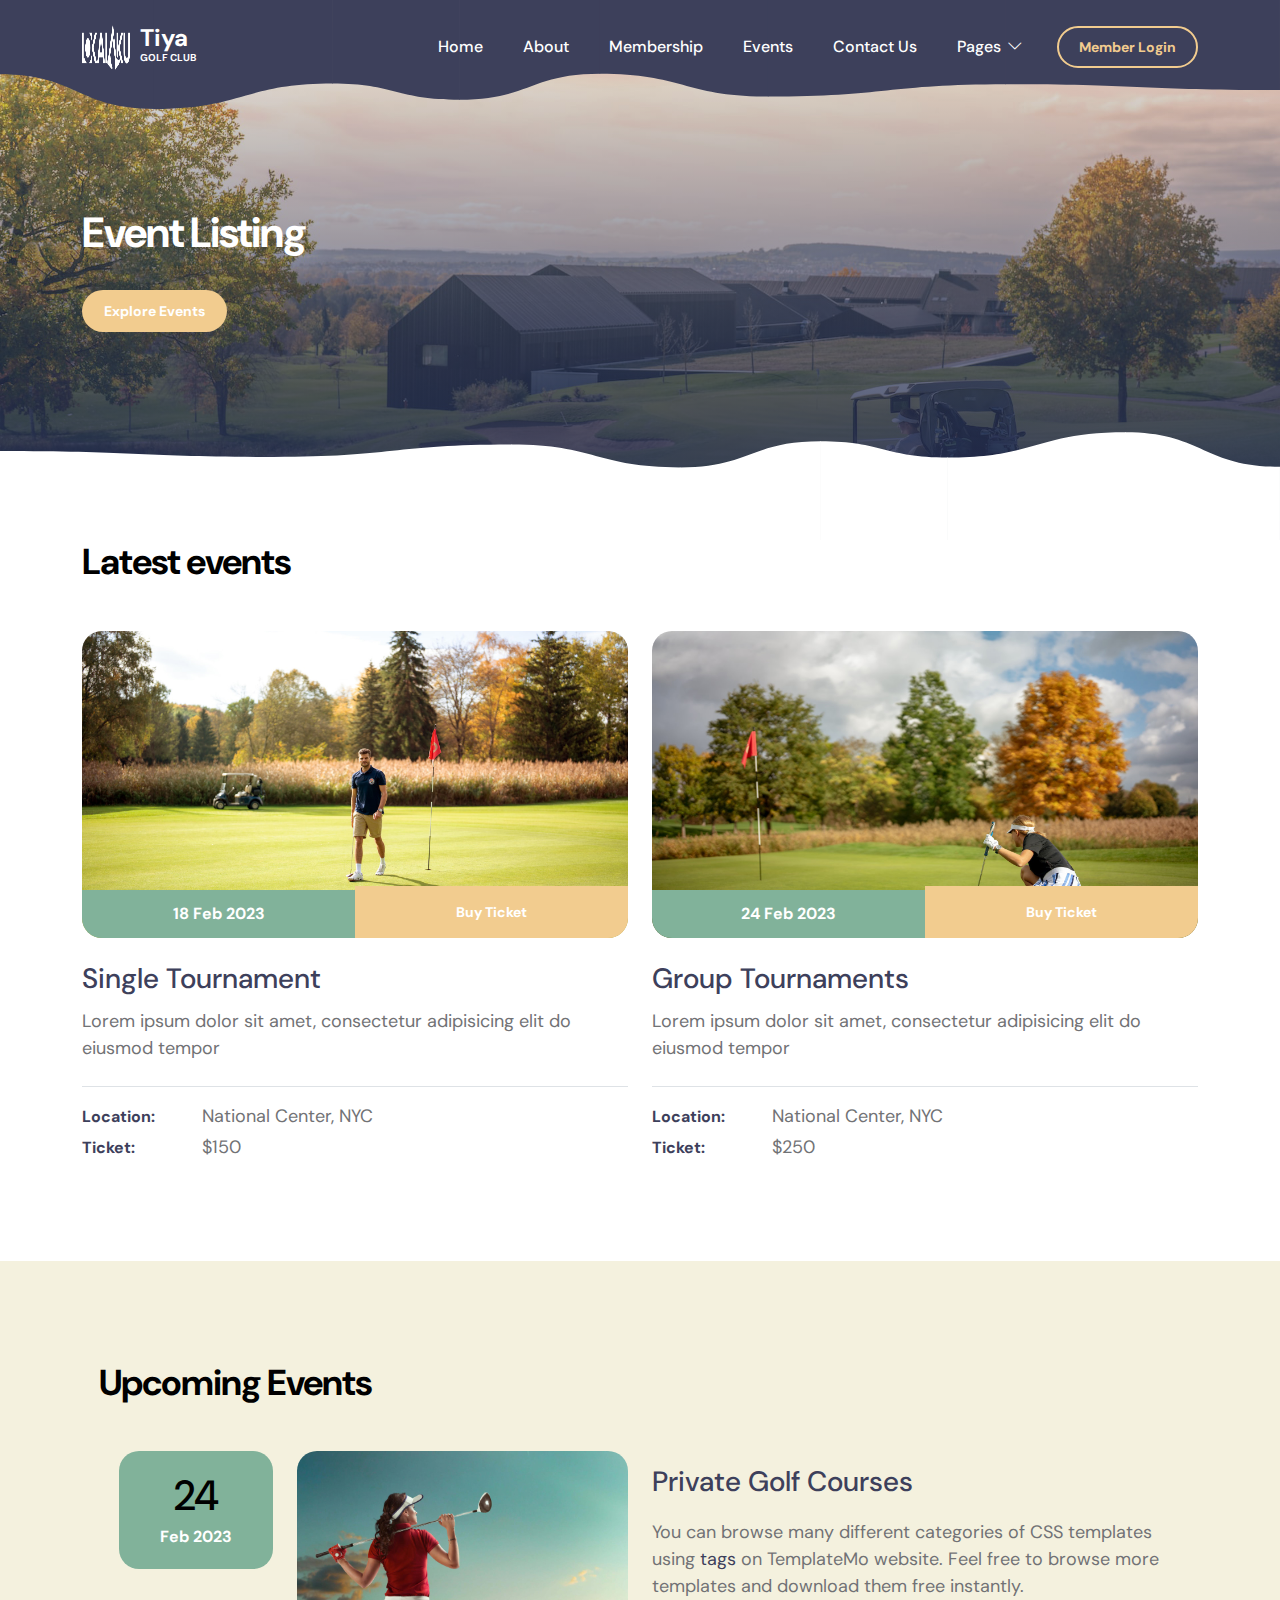
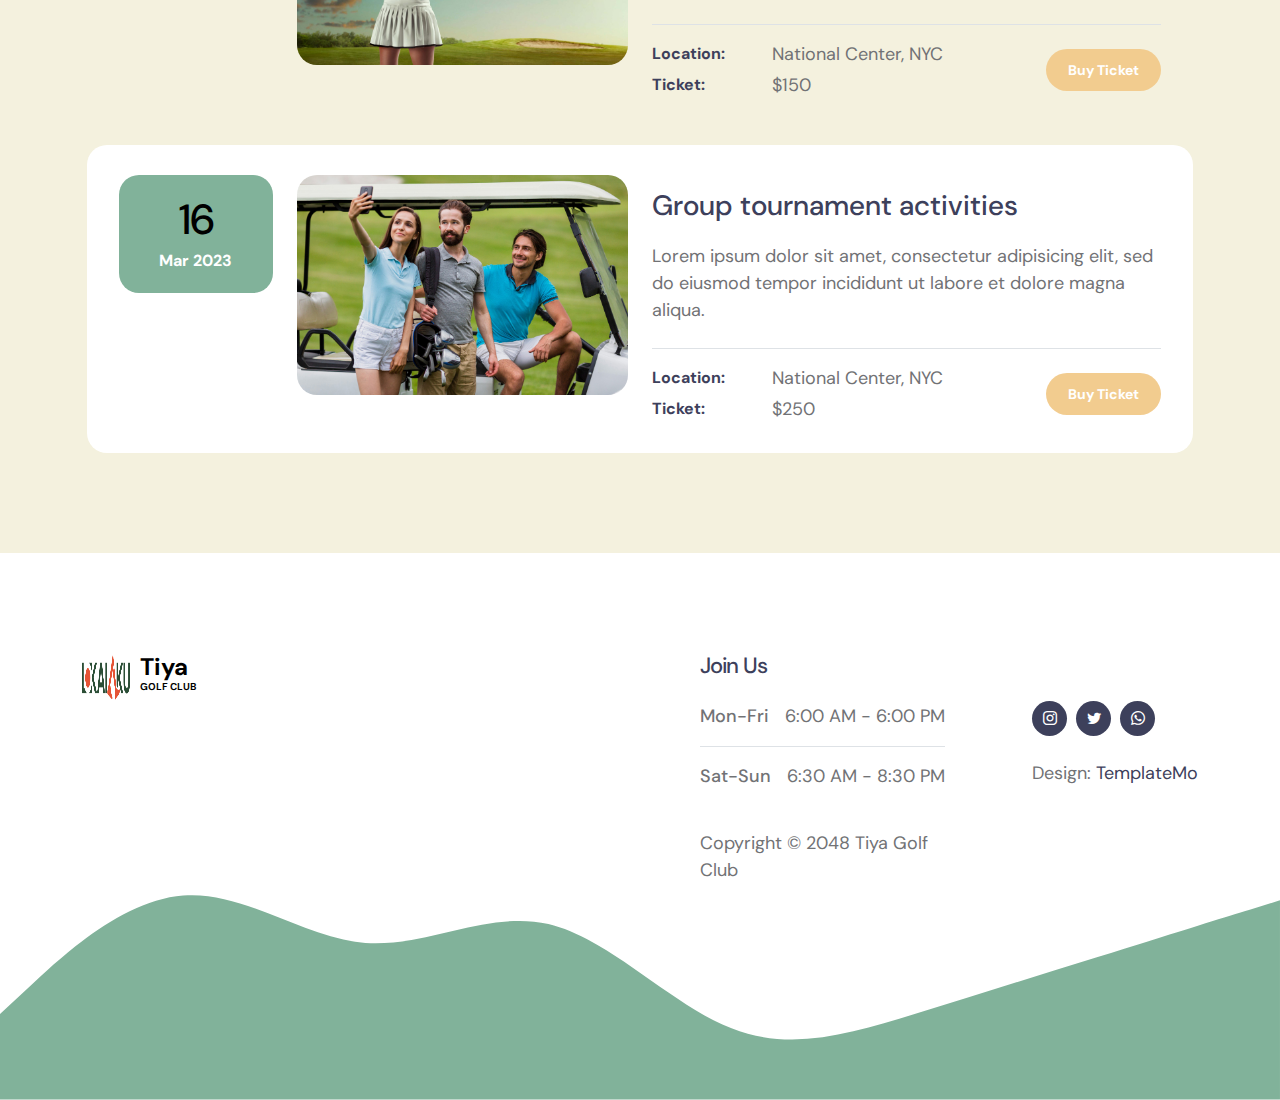
<file: event-listing.html>
<!doctype html>
<html lang="en">
    <head>
        <meta charset="utf-8">
        <meta name="viewport" content="width=device-width, initial-scale=1">

        <meta name="description" content="">
        <meta name="author" content="">

        <title>Tiya Golf Club - Event Listing</title>

        <!-- CSS FILES -->                
        <link rel="preconnect" href="https://fonts.googleapis.com">

        <link rel="preconnect" href="https://fonts.gstatic.com" crossorigin>

        <link href="https://fonts.googleapis.com/css2?family=DM+Sans:ital,wght@0,400;0,500;0,700;1,400&display=swap" rel="stylesheet">

        <link href="css/bootstrap.min.css" rel="stylesheet">

        <link href="css/bootstrap-icons.css" rel="stylesheet">

        <link href="css/templatemo-tiya-golf-club.css" rel="stylesheet">
        
<!--

TemplateMo 587 Tiya Golf Club

https://templatemo.com/tm-587-tiya-golf-club

-->
    </head>
    
    <body>

        <main>

            <nav class="navbar navbar-expand-lg">                
                <div class="container">
                    <a class="navbar-brand d-flex align-items-center" href="index.html">
                        <img src="images/logo.png" class="navbar-brand-image img-fluid" alt="Tiya Golf Club">
                        <span class="navbar-brand-text">
                            Tiya
                            <small>Golf Club</small>
                        </span>
                    </a>

                    <div class="d-lg-none ms-auto me-3">
                        <a class="btn custom-btn custom-border-btn" data-bs-toggle="offcanvas" href="#offcanvasExample" role="button" aria-controls="offcanvasExample">Member Login</a>
                    </div>
    
                    <button class="navbar-toggler" type="button" data-bs-toggle="collapse" data-bs-target="#navbarNav" aria-controls="navbarNav" aria-expanded="false" aria-label="Toggle navigation">
                        <span class="navbar-toggler-icon"></span>
                    </button>
    
                    <div class="collapse navbar-collapse" id="navbarNav">
                        <ul class="navbar-nav ms-lg-auto">
                            <li class="nav-item">
                                <a class="nav-link" href="index.html#section_1">Home</a>
                            </li>
    
                            <li class="nav-item">
                                <a class="nav-link" href="index.html#section_2">About</a>
                            </li>

                            <li class="nav-item">
                                <a class="nav-link" href="index.html#section_3">Membership</a>
                            </li>

                            <li class="nav-item">
                                <a class="nav-link" href="index.html#section_4">Events</a>
                            </li>

                            <li class="nav-item">
                                <a class="nav-link" href="index.html#section_5">Contact Us</a>
                            </li>

                            <li class="nav-item dropdown">
                                <a class="nav-link dropdown-toggle" href="#" id="navbarLightDropdownMenuLink" role="button" data-bs-toggle="dropdown" aria-expanded="false">Pages</a>

                                <ul class="dropdown-menu dropdown-menu-light" aria-labelledby="navbarLightDropdownMenuLink">
                                    <li><a class="dropdown-item active" href="event-listing.html">Event Listing</a></li>

                                    <li><a class="dropdown-item" href="event-detail.html">Event Detail</a></li>
                                </ul>
                            </li>
                        </ul>

                        <div class="d-none d-lg-block ms-lg-3">
                            <a class="btn custom-btn custom-border-btn" data-bs-toggle="offcanvas" href="#offcanvasExample" role="button" aria-controls="offcanvasExample">Member Login</a>
                        </div>
                    </div>
                </div>
            </nav>

            <div class="offcanvas offcanvas-end" data-bs-scroll="true" tabindex="-1" id="offcanvasExample" aria-labelledby="offcanvasExampleLabel">                
                <div class="offcanvas-header">
                    <h5 class="offcanvas-title" id="offcanvasExampleLabel">Member Login</h5>
                    
                    <button type="button" class="btn-close" data-bs-dismiss="offcanvas" aria-label="Close"></button>
                </div>
                
                <div class="offcanvas-body d-flex flex-column">
                    <form class="custom-form member-login-form" action="#" method="post" role="form">

                        <div class="member-login-form-body">
                            <div class="mb-4">
                                <label class="form-label mb-2" for="member-login-number">Membership No.</label>

                                <input type="text" name="member-login-number" id="member-login-number" class="form-control" placeholder="11002560" required>
                            </div>

                            <div class="mb-4">
                                <label class="form-label mb-2" for="member-login-password">Password</label>

                                <input type="password" name="member-login-password" id="member-login-password" pattern="[0-9a-zA-Z]{4,10}" class="form-control" placeholder="Password" required="">
                            </div>

                            <div class="form-check mb-4">
                                <input class="form-check-input" type="checkbox" value="" id="flexCheckDefault">
                              
                                <label class="form-check-label" for="flexCheckDefault">
                                    Remember me
                                </label>
                            </div>

                            <div class="col-lg-5 col-md-7 col-8 mx-auto">
                                <button type="submit" class="form-control">Login</button>
                            </div>

                            <div class="text-center my-4">
                                <a href="#">Forgotten password?</a>
                            </div>
                        </div>
                    </form>

                    <div class="mt-auto mb-5">
                        <p>
                            <strong class="text-white me-3">Any Questions?</strong>

                            <a href="tel: 010-020-0340" class="contact-link">
                            	010-020-0340
                            </a>
                        </p>
                    </div>
                </div>

                <svg xmlns="http://www.w3.org/2000/svg" viewBox="0 0 1440 320"><path fill="#3D405B" fill-opacity="1" d="M0,224L34.3,192C68.6,160,137,96,206,90.7C274.3,85,343,139,411,144C480,149,549,107,617,122.7C685.7,139,754,213,823,240C891.4,267,960,245,1029,224C1097.1,203,1166,181,1234,160C1302.9,139,1371,117,1406,106.7L1440,96L1440,320L1405.7,320C1371.4,320,1303,320,1234,320C1165.7,320,1097,320,1029,320C960,320,891,320,823,320C754.3,320,686,320,617,320C548.6,320,480,320,411,320C342.9,320,274,320,206,320C137.1,320,69,320,34,320L0,320Z"></path></svg>
            </div>
            

            <section class="hero-section hero-50 d-flex justify-content-center align-items-center" id="section_1">

                <div class="section-overlay"></div>

                <svg viewBox="0 0 1962 178" xmlns="http://www.w3.org/2000/svg" xmlns:xlink="http://www.w3.org/1999/xlink"><path fill="#3D405B" d="M 0 114 C 118.5 114 118.5 167 237 167 L 237 167 L 237 0 L 0 0 Z" stroke-width="0"></path> <path fill="#3D405B" d="M 236 167 C 373 167 373 128 510 128 L 510 128 L 510 0 L 236 0 Z" stroke-width="0"></path> <path fill="#3D405B" d="M 509 128 C 607 128 607 153 705 153 L 705 153 L 705 0 L 509 0 Z" stroke-width="0"></path><path fill="#3D405B" d="M 704 153 C 812 153 812 113 920 113 L 920 113 L 920 0 L 704 0 Z" stroke-width="0"></path><path fill="#3D405B" d="M 919 113 C 1048.5 113 1048.5 148 1178 148 L 1178 148 L 1178 0 L 919 0 Z" stroke-width="0"></path><path fill="#3D405B" d="M 1177 148 C 1359.5 148 1359.5 129 1542 129 L 1542 129 L 1542 0 L 1177 0 Z" stroke-width="0"></path><path fill="#3D405B" d="M 1541 129 C 1751.5 129 1751.5 138 1962 138 L 1962 138 L 1962 0 L 1541 0 Z" stroke-width="0"></path></svg>

                <div class="container">
                    <div class="row">

                        <div class="col-lg-6 col-12">

                            <h1 class="text-white mb-4 pb-2">Event Listing</h1>

                            <a href="#section_3" class="btn custom-btn smoothscroll me-3">Explore Events</a>
                        </div>

                    </div>
                </div>

                <svg viewBox="0 0 1962 178" xmlns="http://www.w3.org/2000/svg" xmlns:xlink="http://www.w3.org/1999/xlink"><path fill="#ffffff" d="M 0 114 C 118.5 114 118.5 167 237 167 L 237 167 L 237 0 L 0 0 Z" stroke-width="0"></path> <path fill="#ffffff" d="M 236 167 C 373 167 373 128 510 128 L 510 128 L 510 0 L 236 0 Z" stroke-width="0"></path> <path fill="#ffffff" d="M 509 128 C 607 128 607 153 705 153 L 705 153 L 705 0 L 509 0 Z" stroke-width="0"></path><path fill="#ffffff" d="M 704 153 C 812 153 812 113 920 113 L 920 113 L 920 0 L 704 0 Z" stroke-width="0"></path><path fill="#ffffff" d="M 919 113 C 1048.5 113 1048.5 148 1178 148 L 1178 148 L 1178 0 L 919 0 Z" stroke-width="0"></path><path fill="#ffffff" d="M 1177 148 C 1359.5 148 1359.5 129 1542 129 L 1542 129 L 1542 0 L 1177 0 Z" stroke-width="0"></path><path fill="#ffffff" d="M 1541 129 C 1751.5 129 1751.5 138 1962 138 L 1962 138 L 1962 0 L 1541 0 Z" stroke-width="0"></path></svg>
            </section>


            <section class="events-section section-padding" id="section_2">
                <div class="container">
                    <div class="row">

                        <div class="col-lg-12 col-12">
                            <h2 class="mb-lg-5 mb-4">Latest events</h2>
                        </div>

                        <div class="col-lg-6 col-12 mb-5 mb-lg-0">
                            <div class="custom-block-image-wrap">
                                <a href="event-detail.html">
                                    <img src="images/anna-rosar-ew-olGvgCCs-unsplash.jpg" class="custom-block-image img-fluid" alt="">

                                    <i class="custom-block-icon bi-link"></i>
                                </a>

                                <div class="custom-block-date-wrap">
                                    <strong class="text-white">18 Feb 2023</strong>
                                </div>

                                <div class="custom-btn-wrap">
                                    <a href="event-detail.html" class="btn custom-btn">Buy Ticket</a>
                                </div>
                            </div>

                            <div class="custom-block-info">
                                <a href="event-detail.html" class="events-title mb-2">Single Tournament</a>

                                <p class="mb-0">Lorem ipsum dolor sit amet, consectetur adipisicing elit do eiusmod tempor</p>


                                <div class="border-top mt-4 pt-3">
                                    <div class="d-flex flex-wrap align-items-center mb-1">
                                        <span class="custom-block-span">Location:</span>

                                        <p class="mb-0">National Center, NYC</p>
                                    </div>

                                    <div class="d-flex flex-wrap align-items-center">
                                        <span class="custom-block-span">Ticket:</span>

                                        <p class="mb-0">$150</p>
                                    </div>
                                </div>
                            </div>
                        </div>

                        <div class="col-lg-6 col-12">
                            <div class="custom-block-image-wrap">
                                <a href="event-detail.html">
                                    <img src="images/frederik-rosar-NDSZcCfnsbY-unsplash.jpg" class="custom-block-image img-fluid" alt="">

                                    <i class="custom-block-icon bi-link"></i>
                                </a>

                                <div class="custom-block-date-wrap">
                                    <strong class="text-white">24 Feb 2023</strong>
                                </div>

                                <div class="custom-btn-wrap">
                                    <a href="event-detail.html" class="btn custom-btn">Buy Ticket</a>
                                </div>
                            </div>

                            <div class="custom-block-info">
                                <a href="event-detail.html" class="events-title mb-2">Group Tournaments</a>

                                <p class="mb-0">Lorem ipsum dolor sit amet, consectetur adipisicing elit do eiusmod tempor</p>


                                <div class="border-top mt-4 pt-3">
                                    <div class="d-flex flex-wrap align-items-center mb-1">
                                        <span class="custom-block-span">Location:</span>

                                        <p class="mb-0">National Center, NYC</p>
                                    </div>

                                    <div class="d-flex flex-wrap align-items-center">
                                        <span class="custom-block-span">Ticket:</span>

                                        <p class="mb-0">$250</p>
                                    </div>
                                </div>
                            </div>
                        </div>

                    </div>
                </div>
            </section>


            <section class="events-section events-listing-section section-bg section-padding" id="section_3">
                <div class="container">
                    <div class="row">

                        <div class="col-lg-12 col-12">
                            <h2 class="mb-3">Upcoming Events</h2>
                        </div>

                        <div class="row custom-block mb-3">
                            <div class="col-lg-2 col-md-4 col-12 order-2 order-md-0 order-lg-0">
                                <div class="custom-block-date-wrap d-flex d-lg-block d-md-block align-items-center mt-3 mt-lg-0 mt-md-0">
                                    <h6 class="custom-block-date mb-lg-1 mb-0 me-3 me-lg-0 me-md-0">24</h6>
                                    
                                    <strong class="text-white">Feb 2023</strong>
                                </div>
                            </div>

                            <div class="col-lg-4 col-md-8 col-12 order-1 order-lg-0">
                                <div class="custom-block-image-wrap">
                                    <a href="event-detail.html">
                                        <img src="images/professional-golf-player.jpg" class="custom-block-image img-fluid" alt="">

                                        <i class="custom-block-icon bi-link"></i>
                                    </a>
                                </div>
                            </div>

                            <div class="col-lg-6 col-12 order-3 order-lg-0">
                                <div class="custom-block-info mt-2 mt-lg-0">
                                    <a href="event-detail.html" class="events-title mb-3">Private Golf Courses</a>

                                    <p class="mb-0">You can browse many different categories of CSS templates using <a href="https://templatemo.com/tag" target="_blank">tags</a> on TemplateMo website. Feel free to browse more templates and download them free instantly.</p>

                                    <div class="d-flex flex-wrap border-top mt-4 pt-3">

                                        <div class="mb-4 mb-lg-0">
                                            <div class="d-flex flex-wrap align-items-center mb-1">
                                                <span class="custom-block-span">Location:</span>

                                                <p class="mb-0">National Center, NYC</p>
                                            </div>

                                            <div class="d-flex flex-wrap align-items-center">
                                                <span class="custom-block-span">Ticket:</span>

                                                <p class="mb-0">$150</p>
                                            </div>
                                        </div>

                                        <div class="d-flex align-items-center ms-lg-auto">
                                            <a href="event-detail.html" class="btn custom-btn">Buy Ticket</a>
                                        </div>
                                    </div>
                                </div>
                            </div>
                        </div>

                        <div class="row custom-block custom-block-bg">
                            <div class="col-lg-2 col-md-4 col-12 order-2 order-md-0 order-lg-0">
                                <div class="custom-block-date-wrap d-flex d-lg-block d-md-block align-items-center mt-3 mt-lg-0 mt-md-0">
                                    <h6 class="custom-block-date mb-lg-1 mb-0 me-3 me-lg-0 me-md-0">16</h6>
                                    
                                    <strong class="text-white">Mar 2023</strong>
                                </div>
                            </div>

                            <div class="col-lg-4 col-md-8 col-12 order-1 order-lg-0">
                                <div class="custom-block-image-wrap">
                                    <a href="event-detail.html">
                                        <img src="images/girl-taking-selfie-with-friends-golf-field.jpg" class="custom-block-image img-fluid" alt="">

                                        <i class="custom-block-icon bi-link"></i>
                                    </a>
                                </div>
                            </div>

                            <div class="col-lg-6 col-12 order-3 order-lg-0">
                                <div class="custom-block-info mt-2 mt-lg-0">
                                    <a href="event-detail.html" class="events-title mb-3">Group tournament activities</a>

                                    <p class="mb-0">Lorem ipsum dolor sit amet, consectetur adipisicing elit, sed do eiusmod tempor incididunt ut labore et dolore magna aliqua.</p>

                                    <div class="d-flex flex-wrap border-top mt-4 pt-3">

                                        <div class="mb-4 mb-lg-0">
                                            <div class="d-flex flex-wrap align-items-center mb-1">
                                                <span class="custom-block-span">Location:</span>

                                                <p class="mb-0">National Center, NYC</p>
                                            </div>

                                            <div class="d-flex flex-wrap align-items-center">
                                                <span class="custom-block-span">Ticket:</span>

                                                <p class="mb-0">$250</p>
                                            </div>
                                        </div>

                                        <div class="d-flex align-items-center ms-lg-auto">
                                            <a href="event-detail.html" class="btn custom-btn">Buy Ticket</a>
                                        </div>
                                    </div>
                                </div>
                            </div>
                        </div>

                    </div>
                </div>
            </section>
        </main>

        <footer class="site-footer">
            <div class="container">
                <div class="row">

                    <div class="col-lg-6 col-12 me-auto mb-5 mb-lg-0">
                        <a class="navbar-brand d-flex align-items-center" href="index.html">
                            <img src="images/logo.png" class="navbar-brand-image img-fluid" alt="">
                            <span class="navbar-brand-text">
                                Tiya
                                <small>Golf Club</small>
                            </span>
                        </a>
                    </div>

                    <div class="col-lg-3 col-12">
                        <h5 class="site-footer-title mb-4">Join Us</h5>

                        <p class="d-flex border-bottom pb-3 mb-3 me-lg-3">
                            <span>Mon-Fri</span>
                            6:00 AM - 6:00 PM
                        </p>

                        <p class="d-flex me-lg-3">
                            <span>Sat-Sun</span>
                            6:30 AM - 8:30 PM
                        </p>
                        <br>
                        <p class="copyright-text">Copyright © 2048 Tiya Golf Club</p>
                    </div>

                        <div class="col-lg-2 col-12 ms-auto">
                            <ul class="social-icon mt-lg-5 mt-3 mb-4">
                                <li class="social-icon-item">
                                    <a href="#" class="social-icon-link bi-instagram"></a>
                                </li>

                                <li class="social-icon-item">
                                    <a href="#" class="social-icon-link bi-twitter"></a>
                                </li>

                                <li class="social-icon-item">
                                    <a href="#" class="social-icon-link bi-whatsapp"></a>
                                </li>
                            </ul>

                            <p class="copyright-text">Design: <a rel="nofollow" href="https://templatemo.com" target="_blank">TemplateMo</a></p>
                        </div>

                </div>
            </div>

            <svg xmlns="http://www.w3.org/2000/svg" viewBox="0 0 1440 320"><path fill="#81B29A" fill-opacity="1" d="M0,224L34.3,192C68.6,160,137,96,206,90.7C274.3,85,343,139,411,144C480,149,549,107,617,122.7C685.7,139,754,213,823,240C891.4,267,960,245,1029,224C1097.1,203,1166,181,1234,160C1302.9,139,1371,117,1406,106.7L1440,96L1440,320L1405.7,320C1371.4,320,1303,320,1234,320C1165.7,320,1097,320,1029,320C960,320,891,320,823,320C754.3,320,686,320,617,320C548.6,320,480,320,411,320C342.9,320,274,320,206,320C137.1,320,69,320,34,320L0,320Z"></path></svg>
        </footer>


        <!-- JAVASCRIPT FILES -->
        <script src="js/jquery.min.js"></script>
        <script src="js/bootstrap.bundle.min.js"></script>
        <script src="js/jquery.sticky.js"></script>
        <script src="js/custom.js"></script>

    </body>
</html>
</file>
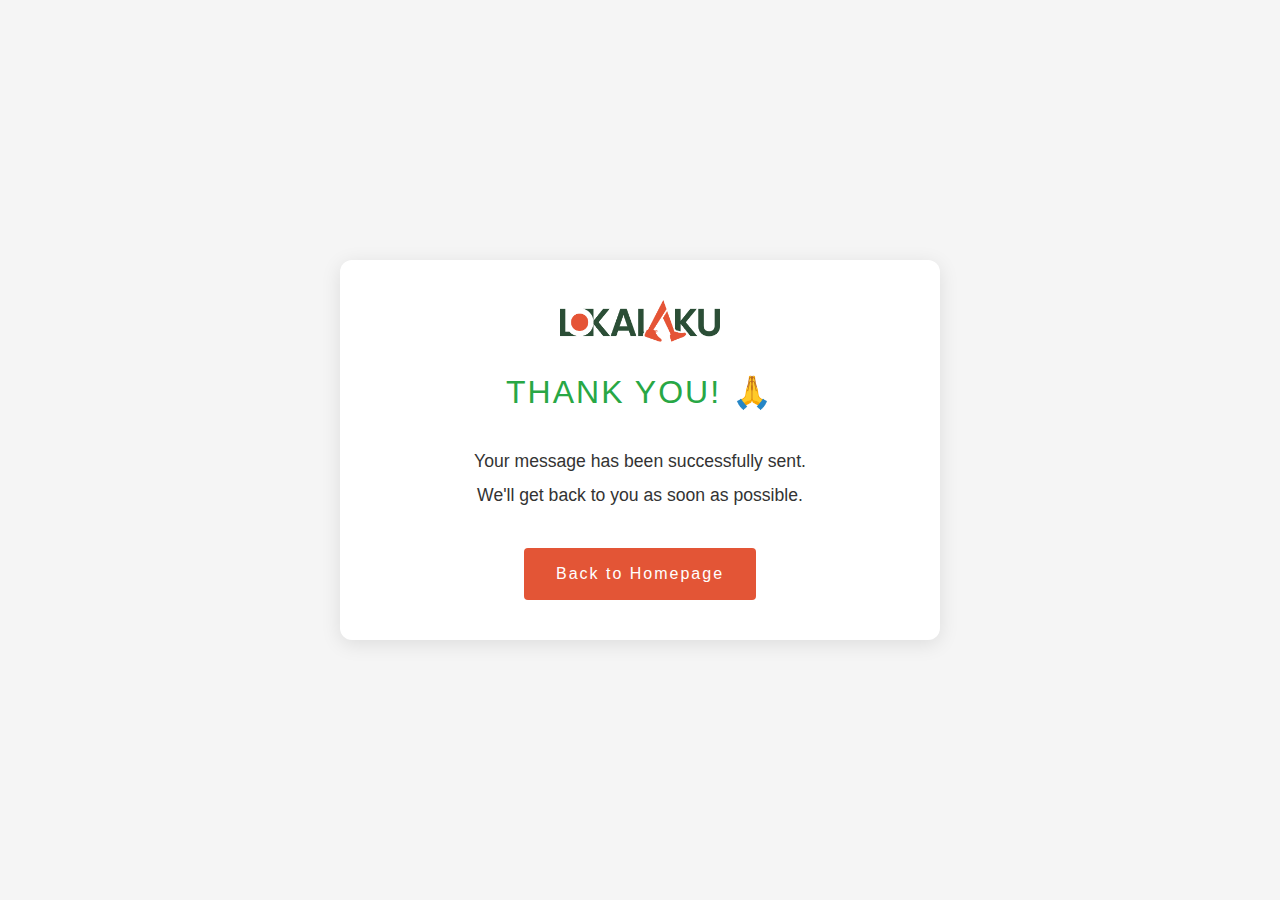
<file: thank-you.html>
<!DOCTYPE html>
<html lang="en">
<head>
  <meta charset="UTF-8" />
  <meta name="viewport" content="width=device-width, initial-scale=1" />
  <title>Thank You - LokaLaku Trip</title>
  <link rel="stylesheet" href="css/bootstrap.min.css" />
  <link rel="stylesheet" href="css/style.css" />
  <style>
    body {
      background: #f5f5f5;
      font-family: 'Source Sans Pro', sans-serif;
      display: flex;
      justify-content: center;
      align-items: center;
      height: 100vh;
      text-align: center;
      padding: 20px;
    }
    .thank-you-box {
      background: white;
      padding: 40px 30px;
      border-radius: 12px;
      box-shadow: 0 4px 20px rgba(0, 0, 0, 0.1);
      max-width: 600px;
      width: 100%;
    }
    .thank-you-box img.logo {
      max-width: 160px;
      margin-bottom: 25px;
    }
    .thank-you-box h1 {
      font-size: 2em;
      color: #28a745;
      margin-bottom: 20px;
    }
    .thank-you-box p {
      font-size: 1.1em;
      color: #333;
    }
    .thank-you-box a {
      margin-top: 20px;
      display: inline-block;
    }
  </style>
</head>
<body>

  <div class="thank-you-box">
    <img src="images/logo.png" alt="LokaLaku Logo" class="logo" />
    <h1>Thank You! 🙏</h1>
    <p>Your message has been successfully sent.<br />
    We'll get back to you as soon as possible.</p>
    <a href="index.html" class="btn btn-success">Back to Homepage</a>
  </div>

</body>
</html>
</file>
<file: templatemo_587_tiya_golf_club/css/templatemo-tiya-golf-club.css>
/*

TemplateMo 587 Tiya Golf Club

https://templatemo.com/tm-587-tiya-golf-club

*/


/*---------------------------------------
  CUSTOM PROPERTIES ( VARIABLES )             
-----------------------------------------*/
:root {
  --white-color:                  #ffffff;
  --primary-color:                #81B29A;
  --secondary-color:              #3D405B;
  --section-bg-color:             #F4F1DE;
  --custom-btn-bg-color:          #F2CC8F;
  --custom-btn-bg-hover-color:    #E07A5F;
  --dark-color:                   #000000;
  --p-color:                      #717275;
  --link-hover-color:             #F2CC8F;

  --body-font-family:             'DM Sans', sans-serif;

  --h1-font-size:                 42px;
  --h2-font-size:                 36px;
  --h3-font-size:                 28px;
  --h4-font-size:                 24px;
  --h5-font-size:                 22px;
  --h6-font-size:                 20px;
  --p-font-size:                  18px;
  --menu-font-size:               16px;
  --btn-font-size:                14px;

  --border-radius-large:          100px;
  --border-radius-medium:         20px;
  --border-radius-small:          10px;

  --font-weight-normal:           400;
  --font-weight-medium:           500;
  --font-weight-bold:             700;
}

body {
  background-color: var(--white-color);
  font-family: var(--body-font-family); 
}


/*---------------------------------------
  TYPOGRAPHY               
-----------------------------------------*/

h2,
h3,
h4,
h5,
h6 {
  color: var(--dark-color);
}

h1,
h2,
h3,
h4,
h5,
h6 {
  font-weight: var(--font-weight-medium);
  letter-spacing: -1px;
}

h1 {
  font-size: var(--h1-font-size);
  font-weight: var(--font-weight-bold);
}

h2 {
  font-size: var(--h2-font-size);
  font-weight: var(--font-weight-bold);
}

h3 {
  font-size: var(--h3-font-size);
}

h4 {
  font-size: var(--h4-font-size);
}

h5 {
  font-size: var(--h5-font-size);
}

h6 {
  font-size: var(--h6-font-size);
}

p {
  color: var(--p-color);
  font-size: var(--p-font-size);
  font-weight: var(--font-weight-normal);
}

ul li {
  color: var(--p-color);
  font-size: var(--p-font-size);
  font-weight: var(--font-weight-normal);
}

a, 
button {
  touch-action: manipulation;
  transition: all 0.3s;
}

a {
  display: inline-block;
  color: var(--secondary-color);
  text-decoration: none;
}

a:hover {
  color: var(--link-hover-color);
}

b,
strong {
  font-weight: var(--font-weight-bold);
}


/*---------------------------------------
  SECTION               
-----------------------------------------*/
.section-bg {
  background-color: var(--section-bg-color);
}

.section-padding {
  padding-top: 100px;
  padding-bottom: 100px;
}

.section-overlay {
  content: "";
  background: rgba(0, 0, 0, 0) linear-gradient(rgba(39, 48, 83, 0.01) 0%, rgb(39, 48, 83) 100%) repeat scroll 0% 0%;
  position: absolute;
  top: 0;
  right: 0;
  bottom: 0;
  left: 0;
}

::selection {
  background-color: var(--primary-color);
  color: var(--white-color);
}


/*---------------------------------------
  ANIMATED HEADLINE               
-----------------------------------------*/
.cd-words-wrapper {
  display: inline-block;
  position: relative;
  text-align: left;
}

.cd-words-wrapper b {
  color: var(--link-hover-color);
  display: inline-block;
  position: absolute;
  white-space: nowrap;
  left: 0;
  top: 0;
}

.cd-words-wrapper b.is-visible {
  position: relative;
}

.no-js .cd-words-wrapper b {
  opacity: 0;
}

.no-js .cd-words-wrapper b.is-visible {
  opacity: 1;
}

.cd-headline.rotate-1 .cd-words-wrapper {
  -webkit-perspective: 300px;
  -moz-perspective: 300px;
  perspective: 300px;
}
.cd-headline.rotate-1 b {
  opacity: 0;
  -webkit-transform-origin: 50% 100%;
  -moz-transform-origin: 50% 100%;
  -ms-transform-origin: 50% 100%;
  -o-transform-origin: 50% 100%;
  transform-origin: 50% 100%;
  -webkit-transform: rotateX(180deg);
  -moz-transform: rotateX(180deg);
  -ms-transform: rotateX(180deg);
  -o-transform: rotateX(180deg);
  transform: rotateX(180deg);
}
.cd-headline.rotate-1 b.is-visible {
  opacity: 1;
  -webkit-transform: rotateX(0deg);
  -moz-transform: rotateX(0deg);
  -ms-transform: rotateX(0deg);
  -o-transform: rotateX(0deg);
  transform: rotateX(0deg);
  -webkit-animation: cd-rotate-1-in 1.2s;
  -moz-animation: cd-rotate-1-in 1.2s;
  animation: cd-rotate-1-in 1.2s;
}
.cd-headline.rotate-1 b.is-hidden {
  -webkit-transform: rotateX(180deg);
  -moz-transform: rotateX(180deg);
  -ms-transform: rotateX(180deg);
  -o-transform: rotateX(180deg);
  transform: rotateX(180deg);
  -webkit-animation: cd-rotate-1-out 1.2s;
  -moz-animation: cd-rotate-1-out 1.2s;
  animation: cd-rotate-1-out 1.2s;
}

@-webkit-keyframes cd-rotate-1-in {
  0% {
    -webkit-transform: rotateX(180deg);
    opacity: 0;
  }
  35% {
    -webkit-transform: rotateX(120deg);
    opacity: 0;
  }
  65% {
    opacity: 0;
  }
  100% {
    -webkit-transform: rotateX(360deg);
    opacity: 1;
  }
}
@-moz-keyframes cd-rotate-1-in {
  0% {
    -moz-transform: rotateX(180deg);
    opacity: 0;
  }
  35% {
    -moz-transform: rotateX(120deg);
    opacity: 0;
  }
  65% {
    opacity: 0;
  }
  100% {
    -moz-transform: rotateX(360deg);
    opacity: 1;
  }
}
@keyframes cd-rotate-1-in {
  0% {
    -webkit-transform: rotateX(180deg);
    -moz-transform: rotateX(180deg);
    -ms-transform: rotateX(180deg);
    -o-transform: rotateX(180deg);
    transform: rotateX(180deg);
    opacity: 0;
  }
  35% {
    -webkit-transform: rotateX(120deg);
    -moz-transform: rotateX(120deg);
    -ms-transform: rotateX(120deg);
    -o-transform: rotateX(120deg);
    transform: rotateX(120deg);
    opacity: 0;
  }
  65% {
    opacity: 0;
  }
  100% {
    -webkit-transform: rotateX(360deg);
    -moz-transform: rotateX(360deg);
    -ms-transform: rotateX(360deg);
    -o-transform: rotateX(360deg);
    transform: rotateX(360deg);
    opacity: 1;
  }
}
@-webkit-keyframes cd-rotate-1-out {
  0% {
    -webkit-transform: rotateX(0deg);
    opacity: 1;
  }
  35% {
    -webkit-transform: rotateX(-40deg);
    opacity: 1;
  }
  65% {
    opacity: 0;
  }
  100% {
    -webkit-transform: rotateX(180deg);
    opacity: 0;
  }
}
@-moz-keyframes cd-rotate-1-out {
  0% {
    -moz-transform: rotateX(0deg);
    opacity: 1;
  }
  35% {
    -moz-transform: rotateX(-40deg);
    opacity: 1;
  }
  65% {
    opacity: 0;
  }
  100% {
    -moz-transform: rotateX(180deg);
    opacity: 0;
  }
}
@keyframes cd-rotate-1-out {
  0% {
    -webkit-transform: rotateX(0deg);
    -moz-transform: rotateX(0deg);
    -ms-transform: rotateX(0deg);
    -o-transform: rotateX(0deg);
    transform: rotateX(0deg);
    opacity: 1;
  }
  35% {
    -webkit-transform: rotateX(-40deg);
    -moz-transform: rotateX(-40deg);
    -ms-transform: rotateX(-40deg);
    -o-transform: rotateX(-40deg);
    transform: rotateX(-40deg);
    opacity: 1;
  }
  65% {
    opacity: 0;
  }
  100% {
    -webkit-transform: rotateX(180deg);
    -moz-transform: rotateX(180deg);
    -ms-transform: rotateX(180deg);
    -o-transform: rotateX(180deg);
    transform: rotateX(180deg);
    opacity: 0;
  }
}


/*---------------------------------------
  CUSTOM BUTTON               
-----------------------------------------*/
.custom-btn {
  background: var(--custom-btn-bg-color);
  border: 2px solid transparent;
  border-radius: var(--border-radius-large);
  color: var(--white-color);
  font-size: var(--btn-font-size);
  font-weight: var(--font-weight-bold);
  line-height: normal;
  transition: all 0.3s;
  padding: 10px 20px;
}

.custom-btn:hover {
  background: var(--custom-btn-bg-hover-color);
  color: var(--white-color);
}

.custom-border-btn {
  background: transparent;
  border: 2px solid var(--custom-btn-bg-color);
  color: var(--custom-btn-bg-color);
}

.custom-border-btn:hover {
  background: var(--custom-btn-bg-color);
  border-color: transparent;
  color: var(--white-color);
}

.custom-btn-bg-white {
  border-color: var(--white-color);
  color: var(--white-color);
}

.custom-btn-group .link {
  color: var(--white-color);
  font-weight: var(--font-weight-medium);
}

.custom-btn-group .link:hover {
  color: var(--link-hover-color);
}


/*---------------------------------------
  NAVIGATION BAR & OFFCANVAS              
-----------------------------------------*/
.offcanvas {
  background-color: var(--primary-color);
  padding: 30px;
}

.offcanvas.offcanvas-end {
  border-left: 0;
}

.offcanvas-header .btn-close {
  transition: all 0.3s;
}

.offcanvas-header .btn-close:hover {
  transform: rotate(180deg);
}

.offcanvas svg {
  position: absolute;
  bottom: 0;
  right: 0;
  left: 0;
}

.sticky-wrapper {
  position: absolute;
  top: 0;
  right: 0;
  left: 0;
}

.sticky-wrapper.is-sticky .navbar {
  background-color: rgb(61 64 91);
}

.navbar {
  background: transparent;
  z-index: 99;
  padding-top: 15px;
  padding-bottom: 15px;
}

.navbar-brand,
.navbar-brand:hover {
  font-size: var(--h4-font-size);
  font-weight: var(--font-weight-bold);
  display: block;
  color: var(--dark-color);
  max-width: 48px;
}

.navbar .navbar-brand,
.navbar .navbar-brand:hover {
  color: var(--white-color);
}

.navbar .navbar-brand-image {
  filter: brightness(0) invert(1);
}

.navbar-brand-image {
  width: 48px;
  height: 48px;
}

.navbar-brand-text {
  line-height: normal;
  margin-left: 10px;
  position: relative;
  bottom: 5px;
}

.navbar-brand-text small {
  display: block;
  font-size: 10px;
  line-height: 1;
  text-transform: uppercase;
}

.navbar-expand-lg .navbar-nav .nav-link {
  border-radius: var(--border-radius-large);
  margin: 10px;
  padding: 10px;
}

.navbar-nav .nav-link {
  display: inline-block;
  color: var(--white-color);
  font-size: var(--menu-font-size);
  font-weight: var(--font-weight-medium);
  padding-top: 15px;
  padding-bottom: 15px;
}

.navbar-nav .nav-link.active, 
.navbar-nav .nav-link:hover {
  color: var(--link-hover-color);
}

.navbar .dropdown-menu {
  background: var(--white-color);
  box-shadow: 0 1rem 3rem rgba(0,0,0,.175);
  border: 0;
  display: inherit;
  opacity: 0;
  min-width: 9rem;
  margin-top: 20px;
  padding: 13px 0 10px 0;
  transition: all 0.3s;
  pointer-events: none;
}

.navbar .dropdown-menu::before {
  content: "";
  width: 0;
  height: 0;
  border-left: 20px solid transparent;
  border-right: 20px solid transparent;
  border-bottom: 15px solid var(--white-color);
  position: absolute;
  top: -10px;
  left: 10px;
}

.navbar .dropdown-item {
  display: inline-block;
  color: var(--p-color);
  font-size: var(--menu-font-size);
  font-weight: var(--font-weight-medium);
  position: relative;
}

.navbar .dropdown-item.active, 
.navbar .dropdown-item:active,
.navbar .dropdown-item:focus, 
.navbar .dropdown-item:hover {
  background: transparent;
  color: var(--link-hover-color);
}

.navbar .dropdown-toggle::after {
  content: "\f282";
  display: inline-block;
  font-family: bootstrap-icons !important;
  font-size: var(--copyright-font-size);
  font-style: normal;
  font-weight: normal !important;
  font-variant: normal;
  text-transform: none;
  line-height: 1;
  vertical-align: -.125em;
  -webkit-font-smoothing: antialiased;
  -moz-osx-font-smoothing: grayscale;
  position: relative;
  left: 2px;
  border: 0;
}

@media screen and (min-width: 992px) {
  .navbar .dropdown:hover .dropdown-menu {
    opacity: 1;
    margin-top: 0;
    pointer-events: auto;
  }
}

.navbar-toggler {
  border: 0;
  padding: 0;
  cursor: pointer;
  margin: 0;
  width: 30px;
  height: 35px;
  outline: none;
}

.navbar-toggler:focus {
  outline: none;
  box-shadow: none;
}

.navbar-toggler[aria-expanded="true"] .navbar-toggler-icon {
  background: transparent;
}

.navbar-toggler[aria-expanded="true"] .navbar-toggler-icon:before,
.navbar-toggler[aria-expanded="true"] .navbar-toggler-icon:after {
  transition: top 300ms 50ms ease, -webkit-transform 300ms 350ms ease;
  transition: top 300ms 50ms ease, transform 300ms 350ms ease;
  transition: top 300ms 50ms ease, transform 300ms 350ms ease, -webkit-transform 300ms 350ms ease;
  top: 0;
}

.navbar-toggler[aria-expanded="true"] .navbar-toggler-icon:before {
  transform: rotate(45deg);
}

.navbar-toggler[aria-expanded="true"] .navbar-toggler-icon:after {
  transform: rotate(-45deg);
}

.navbar-toggler .navbar-toggler-icon {
  background: var(--white-color);
  transition: background 10ms 300ms ease;
  display: block;
  width: 30px;
  height: 2px;
  position: relative;
}

.navbar-toggler .navbar-toggler-icon:before,
.navbar-toggler .navbar-toggler-icon:after {
  transition: top 300ms 350ms ease, -webkit-transform 300ms 50ms ease;
  transition: top 300ms 350ms ease, transform 300ms 50ms ease;
  transition: top 300ms 350ms ease, transform 300ms 50ms ease, -webkit-transform 300ms 50ms ease;
  position: absolute;
  right: 0;
  left: 0;
  background: var(--white-color);
  width: 30px;
  height: 2px;
  content: '';
}

.navbar-toggler .navbar-toggler-icon::before {
  top: -8px;
}

.navbar-toggler .navbar-toggler-icon::after {
  top: 8px;
}


/*---------------------------------------
  HERO        
-----------------------------------------*/
.hero-section {
  background-image: url('../images/anna-rosar-ZxFyVBHMK-c-unsplash.jpg');
  background-repeat: no-repeat;
  background-size: cover;
  background-position: center;
  position: relative;
  padding-top: 100px;
  padding-bottom: 100px;
  height: 100vh;
  min-height: 670px;
  margin-bottom: -90px;
}

.hero-50 {
  height: auto;
  min-height: 540px;
  margin-bottom: -100px;
}

.hero-50 .container + svg {
  transform: rotate(180deg);
}

.hero-section .ratio {
  border-radius: var(--border-radius-medium);
  overflow: hidden;
}

.hero-section svg {
  position: absolute;
  right: 0;
  left: 0;
}

.hero-section > svg {
  top: 0;
}

.hero-section .container + svg {
  top: auto;
  bottom: -1px;
}

.hero-section .row {
  position: relative;
  z-index: 22;
}


/*---------------------------------------
  BACKGROUND IMAGE SECTION        
-----------------------------------------*/
.section-bg-image {
  background-image: url('../images/frederik-rosar-NDSZcCfnsbY-unsplash.jpg');
  background-repeat: no-repeat;
  background-size: cover;
  background-position: center;
  position: relative;
  margin-bottom: -70px;
}

.section-bg-image .container + svg {
  transform: rotate(180deg);
  position: relative;
  bottom: -1px;
}

.section-bg-image-block {
  backdrop-filter: blur(5px) saturate(180%);
  -webkit-backdrop-filter: blur(5px) saturate(180%);
  background-color: rgba(255, 255, 255, 0.75);
  border-radius: var(--border-radius-medium);
  border: 1px solid rgba(209, 213, 219, 0.3);
  border-radius: var(--border-radius-medium);
  padding: 50px;
}

.section-bg-image-block .input-group {
  background-color: var(--white-color);
  border-radius: var(--border-radius-large);
  padding: 10px 15px;
}

.section-bg-image-block .input-group-text {
  background-color: transparent;
  border: 0;
}

.section-bg-image-block input[type="email"] {
  border: 0;
  box-shadow: none;
  margin-bottom: 0;
  padding-left: 0;
}

.section-bg-image-block button[type="submit"] {
  background-color: var(--primary-color);
  border: 0;
  border-radius: var(--border-radius-large) !important;
  color: var(--white-color);
  max-width: 150px;
}


/*---------------------------------------
  ABOUT SECTOIN              
-----------------------------------------*/
.about-section {
  padding-bottom: 70px;
}

.member-block-image-wrap {
  border-radius: var(--border-radius-medium);
  position: relative;
  overflow: hidden;
}

.member-block-image-wrap:hover .member-block-image {
  transform: scale(1.2);
}

.member-block-image-wrap:hover .social-icon {
  opacity: 1;
}

.member-block-image-wrap .social-icon {
  background-color: var(--white-color);
  border-radius: var(--border-radius-large);
  position: absolute;
  top: 50%;
  left: 50%;
  transform: translate(-50%, -50%);
  opacity: 0;
  transition: all 0.5s;
  padding: 15px 20px;
  width: auto;
}

.member-block-image {
  transition: all 0.3s;
}

.member-block-info {
  padding: 10px;
}

.member-block-info h4,
.member-block-info p {
  margin-bottom: 0;
}


/*---------------------------------------
  CUSTOM BLOCK              
-----------------------------------------*/
.custom-block {
  border-radius: var(--border-radius-medium);
  position: relative;
  overflow: hidden;
  padding: 30px 20px;
}

.custom-block-bg {
  background: var(--white-color);
}

.custom-block-date-wrap {
  background-color: var(--primary-color);
  border-radius: var(--border-radius-medium);
  text-align: center;
  padding: 20px 30px;
}

.custom-block-date {
  font-size: var(--h1-font-size);
}

.custom-block-image-wrap {
  border-radius: var(--border-radius-medium);
  position: relative;
  overflow: hidden;
}

.custom-block-image-wrap:hover .custom-block-image {
  transform: scale(1.2);
}

.custom-block-image-wrap:hover .custom-block-icon {
  opacity: 1;
}

.custom-block-image {
  transition: all 0.3s;
}

.custom-block-image-wrap .custom-block-date-wrap,
.custom-block-image-wrap .custom-btn-wrap {
  position: absolute;
  bottom: 0;
}

.custom-block-image-wrap .custom-block-date-wrap {
  border-radius: 0;
  left: 0;
  width: 50%;
  padding: 12.30px 20px;
}

.custom-block-image-wrap .custom-btn-wrap {
  right: 0;
  width: 50%;
}

.custom-block-image-wrap .custom-btn  {
  border-radius: 0;
  display: block;
  padding: 15px 20px;
}

.custom-block-info {
  padding-top: 10px;
}

.custom-block-image-wrap + .custom-block-info {
  padding-top: 20px;
}

.custom-block-span {
  color: var(--secondary-color);
  font-weight: var(--font-weight-bold);
  min-width: 110px;
  margin-right: 10px;
}

.custom-block-icon {
  background: var(--custom-btn-bg-color);
  border-radius: var(--border-radius-large);
  color: var(--white-color);
  width: 60px;
  height: 60px;
  line-height: 60px;
  text-align: center;
  font-size: var(--h3-font-size);
  position: absolute;
  top: 50%;
  left: 50%;
  transform: translate(-50%, -50%);
  opacity: 0;
  transition: all 0.5s;
}

.custom-block-icon:hover {
  background: var(--custom-btn-bg-hover-color);
  color: var(--white-color);
}


/*---------------------------------------
  EVENTS SECTION            
-----------------------------------------*/
.events-section.section-bg .container > .row {
  margin-right: 5px;
  margin-left: 5px;
}

.events-section.section-bg .container > .row .row {
  margin: auto;
}

.events-listing-section {
  margin-bottom: 100px;
}

.events-detail-section .custom-block-info {
  padding: 40px 60px;
}

.events-detail-info {
  background-color: var(--section-bg-color);
  border-radius: var(--border-radius-medium);
  padding: 50px 25px;
}

.events-title {
  font-size: var(--h3-font-size);
  font-weight: var(--font-weight-medium);
}


/*---------------------------------------
  MEMBERSHIP SECTION            
-----------------------------------------*/
.membership-section .container {
  position: relative;
  z-index: 2;
}

.table-responsive {
  border-radius: var(--border-radius-medium);
}

.table-responsive tbody, 
.table-responsive td, 
.table-responsive tfoot, 
.table-responsive th, 
.table-responsive thead, 
.table-responsive tr {
  border: 0;
}

.table-responsive thead tr {
  background-color: var(--secondary-color);
  color: var(--white-color);
}

.table-responsive thead th {
  padding: 22px 16px !important;
}

.table-responsive tbody tr:nth-child(even) {
  background-color: var(--section-bg-color);
}

.table>:not(caption)>*>* {
  padding: 18px 16px;
}

.table-responsive .bi-check-circle-fill {
  color: var(--primary-color);
}

.table-responsive .bi-x-circle-fill {
  color: var(--custom-btn-bg-hover-color);
}

.membership-form {
  background-color: var(--secondary-color);
  border-radius: var(--border-radius-medium);
  padding: 35px;
}

.membership-form .form-floating>textarea {
  border-radius: var(--border-radius-medium);
  height: 100px;
}


/*---------------------------------------
  CONTACT               
-----------------------------------------*/
.contact-form .form-floating>textarea {
  border-radius: var(--border-radius-medium);
  height: 120px;
}

.contact-info {
  position: relative;
}

.contact-info-item {
  background: var(--secondary-color);
  border-radius: var(--border-radius-medium);
  position: absolute;
  overflow: hidden;
  top: 50%;
  left: 50%;
  transform: translate(-50%, -50%);
  text-align: center;
}

.contact-info-body {
  padding: 20px 30px;
}

.contact-info-body strong,
.contact-info-item a {
  color: var(--white-color);
}

.contact-info-footer {
  background-color: var(--custom-btn-bg-hover-color);
  padding: 10px 20px;
  transition: all 0.3s;
}

.contact-info-footer:hover {
  background-color: var(--custom-btn-bg-color);
}

.contact-info-footer a {
  display: block;
  font-weight: var(--font-weight-bold);
}


/*---------------------------------------
  SITE FOOTER            
-----------------------------------------*/
.site-footer {
  position: relative;
  padding-bottom: 200px;
}

.site-footer .container {
  position: relative;
  z-index: 2;
}

.site-footer svg {
  position: absolute;
  bottom: 0;
  right: 0;
  left: 0;
  pointer-events: none;
}

.site-footer-title {
  color: var(--secondary-color);
}

.site-footer p span {
  font-weight: var(--font-weight-medium);
  margin-right: auto;
}


/*---------------------------------------
  CUSTOM FORM               
-----------------------------------------*/
.custom-form .form-control {
  border-radius: var(--border-radius-large);
  border-width: 2px;
  box-shadow: none;
  color: var(--p-color);
  margin-bottom: 20px;
  padding: 10px;
  padding-left: 20px;
  outline: none;
}

.custom-form .form-control:focus,
.custom-form .form-control:hover {
  border-color: var(--dark-color);
}

.form-floating>label {
  padding-left: 20px;
}

.custom-form button[type="submit"] {
  background: var(--custom-btn-bg-color);
  border: none;
  border-radius: var(--border-radius-large);
  color: var(--white-color);
  font-size: var(--p-font-size);
  font-weight: var(--font-weight-medium);
  transition: all 0.3s;
  margin-bottom: 0;
  padding-left: 10px;
}

.custom-form button[type="submit"]:hover,
.custom-form button[type="submit"]:focus {
  background: var(--custom-btn-bg-hover-color);
  border-color: transparent;
}

.header-form {
  position: relative;
}

.header-form .form-control {
  padding-left: 42px;
}

.header-form-icon {
  width: 24px;
  position: absolute;
  top: 0;
  margin: 12px;
  margin-left: 15px;
}


/*---------------------------------------
  SOCIAL ICON               
-----------------------------------------*/
.social-icon {
  margin: 0;
  padding: 0;
}

.social-icon-item {
  list-style: none;
  display: inline-block;
  vertical-align: top;
}

.social-icon-link {
  background: var(--secondary-color);
  border-radius: var(--border-radius-large);
  color: var(--white-color);
  font-size: var(--btn-font-size);
  display: block;
  margin-right: 5px;
  text-align: center;
  width: 35px;
  height: 35px;
  line-height: 36px;
  transition: background 0.2s, color 0.2s;
}

.social-icon-link:hover {
  background: var(--primary-color);
  color: var(--white-color);
}


/*---------------------------------------
  RESPONSIVE STYLES               
-----------------------------------------*/
@media screen and (max-width: 991px) {
  h1 {
    font-size: 36px;
  }

  h2 {
    font-size: 28px;
  }

  h3 {
    font-size: 22px;
  }

  h4 {
    font-size: 20px;
  }

  h5 {
    font-size: 18px;
  }

  h6 {
    font-size: 16px;
  }

  .section-padding {
    padding-top: 50px;
    padding-bottom: 50px;
  }
  
  .navbar {
    background-color: var(--secondary-color);
  }

  .navbar-nav .dropdown-menu {
    position: relative;
    left: 10px;
    opacity: 1;
    pointer-events: auto;
    max-width: 155px;
    margin-top: 15px;
    margin-bottom: 15px;
  }

  .navbar-expand-lg .navbar-nav {
    padding-top: 15px;
    padding-bottom: 10px;
  }

  .navbar-expand-lg .navbar-nav .nav-link {
    margin: 5px;
    padding: 0;
  }

  .hero-section {
    position: relative;
    top: 82px;
    margin-bottom: 82px;
  }

  .events-listing-section {
    margin-bottom: 50px;
  }

  .events-detail-section .custom-block-info {
    padding: 40px;
  }

  .events-detail-info {
    padding: 35px 25px;
  }

  .contact-info-item {
    width: 60%;
  }

  .events-detail-section .contact-info-item {
    width: 70%;
  }

  .section-bg-image {
    margin-bottom: 0;
  }

  .section-bg-image-block {
    padding: 30px;
  }

  .site-footer {
    padding-top: 20px;
    padding-bottom: 100px;
  }
}

@media screen and (max-width: 480px) {
  .navbar-brand {
    font-size: var(--p-font-size);
  }

  .navbar-brand-icon {
    width: 30px;
    height: 30px;
  }

  .navbar-brand-icon::after {
    top: 5px;
  }

  .section-bg-image-block {
    padding: 30px;
  }

  .contact-info-item {
    width: 72%;
  }
}

@media screen and (max-width: 360px) {
  .custom-btn {
    font-size: 12px;
    padding: 4px 12px;
  }
}
</file>
<file: css/templatemo-tiya-golf-club.css>
/*

TemplateMo 587 Tiya Golf Club

https://templatemo.com/tm-587-tiya-golf-club

*/


/*---------------------------------------
  CUSTOM PROPERTIES ( VARIABLES )             
-----------------------------------------*/
:root {
  --white-color:                  #ffffff;
  --primary-color:                #81B29A;
  --secondary-color:              #3D405B;
  --section-bg-color:             #F4F1DE;
  --custom-btn-bg-color:          #F2CC8F;
  --custom-btn-bg-hover-color:    #E07A5F;
  --dark-color:                   #000000;
  --p-color:                      #717275;
  --link-hover-color:             #F2CC8F;

  --body-font-family:             'DM Sans', sans-serif;

  --h1-font-size:                 42px;
  --h2-font-size:                 36px;
  --h3-font-size:                 28px;
  --h4-font-size:                 24px;
  --h5-font-size:                 22px;
  --h6-font-size:                 20px;
  --p-font-size:                  18px;
  --menu-font-size:               16px;
  --btn-font-size:                14px;

  --border-radius-large:          100px;
  --border-radius-medium:         20px;
  --border-radius-small:          10px;

  --font-weight-normal:           400;
  --font-weight-medium:           500;
  --font-weight-bold:             700;
}

body {
  background-color: var(--white-color);
  font-family: var(--body-font-family); 
}


/*---------------------------------------
  TYPOGRAPHY               
-----------------------------------------*/

h2,
h3,
h4,
h5,
h6 {
  color: var(--dark-color);
}

h1,
h2,
h3,
h4,
h5,
h6 {
  font-weight: var(--font-weight-medium);
  letter-spacing: -1px;
}

h1 {
  font-size: var(--h1-font-size);
  font-weight: var(--font-weight-bold);
}

h2 {
  font-size: var(--h2-font-size);
  font-weight: var(--font-weight-bold);
}

h3 {
  font-size: var(--h3-font-size);
}

h4 {
  font-size: var(--h4-font-size);
}

h5 {
  font-size: var(--h5-font-size);
}

h6 {
  font-size: var(--h6-font-size);
}

p {
  color: var(--p-color);
  font-size: var(--p-font-size);
  font-weight: var(--font-weight-normal);
}

ul li {
  color: var(--p-color);
  font-size: var(--p-font-size);
  font-weight: var(--font-weight-normal);
}

a, 
button {
  touch-action: manipulation;
  transition: all 0.3s;
}

a {
  display: inline-block;
  color: var(--secondary-color);
  text-decoration: none;
}

a:hover {
  color: var(--link-hover-color);
}

b,
strong {
  font-weight: var(--font-weight-bold);
}


/*---------------------------------------
  SECTION               
-----------------------------------------*/
.section-bg {
  background-color: var(--section-bg-color);
}

.section-padding {
  padding-top: 100px;
  padding-bottom: 100px;
}

.section-overlay {
  content: "";
  background: rgba(0, 0, 0, 0) linear-gradient(rgba(39, 48, 83, 0.01) 0%, rgb(39, 48, 83) 100%) repeat scroll 0% 0%;
  position: absolute;
  top: 0;
  right: 0;
  bottom: 0;
  left: 0;
}

::selection {
  background-color: var(--primary-color);
  color: var(--white-color);
}


/*---------------------------------------
  ANIMATED HEADLINE               
-----------------------------------------*/
.cd-words-wrapper {
  display: inline-block;
  position: relative;
  text-align: left;
}

.cd-words-wrapper b {
  color: var(--link-hover-color);
  display: inline-block;
  position: absolute;
  white-space: nowrap;
  left: 0;
  top: 0;
}

.cd-words-wrapper b.is-visible {
  position: relative;
}

.no-js .cd-words-wrapper b {
  opacity: 0;
}

.no-js .cd-words-wrapper b.is-visible {
  opacity: 1;
}

.cd-headline.rotate-1 .cd-words-wrapper {
  -webkit-perspective: 300px;
  -moz-perspective: 300px;
  perspective: 300px;
}
.cd-headline.rotate-1 b {
  opacity: 0;
  -webkit-transform-origin: 50% 100%;
  -moz-transform-origin: 50% 100%;
  -ms-transform-origin: 50% 100%;
  -o-transform-origin: 50% 100%;
  transform-origin: 50% 100%;
  -webkit-transform: rotateX(180deg);
  -moz-transform: rotateX(180deg);
  -ms-transform: rotateX(180deg);
  -o-transform: rotateX(180deg);
  transform: rotateX(180deg);
}
.cd-headline.rotate-1 b.is-visible {
  opacity: 1;
  -webkit-transform: rotateX(0deg);
  -moz-transform: rotateX(0deg);
  -ms-transform: rotateX(0deg);
  -o-transform: rotateX(0deg);
  transform: rotateX(0deg);
  -webkit-animation: cd-rotate-1-in 1.2s;
  -moz-animation: cd-rotate-1-in 1.2s;
  animation: cd-rotate-1-in 1.2s;
}
.cd-headline.rotate-1 b.is-hidden {
  -webkit-transform: rotateX(180deg);
  -moz-transform: rotateX(180deg);
  -ms-transform: rotateX(180deg);
  -o-transform: rotateX(180deg);
  transform: rotateX(180deg);
  -webkit-animation: cd-rotate-1-out 1.2s;
  -moz-animation: cd-rotate-1-out 1.2s;
  animation: cd-rotate-1-out 1.2s;
}

@-webkit-keyframes cd-rotate-1-in {
  0% {
    -webkit-transform: rotateX(180deg);
    opacity: 0;
  }
  35% {
    -webkit-transform: rotateX(120deg);
    opacity: 0;
  }
  65% {
    opacity: 0;
  }
  100% {
    -webkit-transform: rotateX(360deg);
    opacity: 1;
  }
}
@-moz-keyframes cd-rotate-1-in {
  0% {
    -moz-transform: rotateX(180deg);
    opacity: 0;
  }
  35% {
    -moz-transform: rotateX(120deg);
    opacity: 0;
  }
  65% {
    opacity: 0;
  }
  100% {
    -moz-transform: rotateX(360deg);
    opacity: 1;
  }
}
@keyframes cd-rotate-1-in {
  0% {
    -webkit-transform: rotateX(180deg);
    -moz-transform: rotateX(180deg);
    -ms-transform: rotateX(180deg);
    -o-transform: rotateX(180deg);
    transform: rotateX(180deg);
    opacity: 0;
  }
  35% {
    -webkit-transform: rotateX(120deg);
    -moz-transform: rotateX(120deg);
    -ms-transform: rotateX(120deg);
    -o-transform: rotateX(120deg);
    transform: rotateX(120deg);
    opacity: 0;
  }
  65% {
    opacity: 0;
  }
  100% {
    -webkit-transform: rotateX(360deg);
    -moz-transform: rotateX(360deg);
    -ms-transform: rotateX(360deg);
    -o-transform: rotateX(360deg);
    transform: rotateX(360deg);
    opacity: 1;
  }
}
@-webkit-keyframes cd-rotate-1-out {
  0% {
    -webkit-transform: rotateX(0deg);
    opacity: 1;
  }
  35% {
    -webkit-transform: rotateX(-40deg);
    opacity: 1;
  }
  65% {
    opacity: 0;
  }
  100% {
    -webkit-transform: rotateX(180deg);
    opacity: 0;
  }
}
@-moz-keyframes cd-rotate-1-out {
  0% {
    -moz-transform: rotateX(0deg);
    opacity: 1;
  }
  35% {
    -moz-transform: rotateX(-40deg);
    opacity: 1;
  }
  65% {
    opacity: 0;
  }
  100% {
    -moz-transform: rotateX(180deg);
    opacity: 0;
  }
}
@keyframes cd-rotate-1-out {
  0% {
    -webkit-transform: rotateX(0deg);
    -moz-transform: rotateX(0deg);
    -ms-transform: rotateX(0deg);
    -o-transform: rotateX(0deg);
    transform: rotateX(0deg);
    opacity: 1;
  }
  35% {
    -webkit-transform: rotateX(-40deg);
    -moz-transform: rotateX(-40deg);
    -ms-transform: rotateX(-40deg);
    -o-transform: rotateX(-40deg);
    transform: rotateX(-40deg);
    opacity: 1;
  }
  65% {
    opacity: 0;
  }
  100% {
    -webkit-transform: rotateX(180deg);
    -moz-transform: rotateX(180deg);
    -ms-transform: rotateX(180deg);
    -o-transform: rotateX(180deg);
    transform: rotateX(180deg);
    opacity: 0;
  }
}


/*---------------------------------------
  CUSTOM BUTTON               
-----------------------------------------*/
.custom-btn {
  background: var(--custom-btn-bg-color);
  border: 2px solid transparent;
  border-radius: var(--border-radius-large);
  color: var(--white-color);
  font-size: var(--btn-font-size);
  font-weight: var(--font-weight-bold);
  line-height: normal;
  transition: all 0.3s;
  padding: 10px 20px;
}

.custom-btn:hover {
  background: var(--custom-btn-bg-hover-color);
  color: var(--white-color);
}

.custom-border-btn {
  background: transparent;
  border: 2px solid var(--custom-btn-bg-color);
  color: var(--custom-btn-bg-color);
}

.custom-border-btn:hover {
  background: var(--custom-btn-bg-color);
  border-color: transparent;
  color: var(--white-color);
}

.custom-btn-bg-white {
  border-color: var(--white-color);
  color: var(--white-color);
}

.custom-btn-group .link {
  color: var(--white-color);
  font-weight: var(--font-weight-medium);
}

.custom-btn-group .link:hover {
  color: var(--link-hover-color);
}


/*---------------------------------------
  NAVIGATION BAR & OFFCANVAS              
-----------------------------------------*/
.offcanvas {
  background-color: var(--primary-color);
  padding: 30px;
}

.offcanvas.offcanvas-end {
  border-left: 0;
}

.offcanvas-header .btn-close {
  transition: all 0.3s;
}

.offcanvas-header .btn-close:hover {
  transform: rotate(180deg);
}

.offcanvas svg {
  position: absolute;
  bottom: 0;
  right: 0;
  left: 0;
}

.sticky-wrapper {
  position: absolute;
  top: 0;
  right: 0;
  left: 0;
}

.sticky-wrapper.is-sticky .navbar {
  background-color: rgb(61 64 91);
}

.navbar {
  background: transparent;
  z-index: 99;
  padding-top: 15px;
  padding-bottom: 15px;
}

.navbar-brand,
.navbar-brand:hover {
  font-size: var(--h4-font-size);
  font-weight: var(--font-weight-bold);
  display: block;
  color: var(--dark-color);
  max-width: 48px;
}

.navbar .navbar-brand,
.navbar .navbar-brand:hover {
  color: var(--white-color);
}

.navbar .navbar-brand-image {
  filter: brightness(0) invert(1);
}

.navbar-brand-image {
  width: 48px;
  height: 48px;
}

.navbar-brand-text {
  line-height: normal;
  margin-left: 10px;
  position: relative;
  bottom: 5px;
}

.navbar-brand-text small {
  display: block;
  font-size: 10px;
  line-height: 1;
  text-transform: uppercase;
}

.navbar-expand-lg .navbar-nav .nav-link {
  border-radius: var(--border-radius-large);
  margin: 10px;
  padding: 10px;
}

.navbar-nav .nav-link {
  display: inline-block;
  color: var(--white-color);
  font-size: var(--menu-font-size);
  font-weight: var(--font-weight-medium);
  padding-top: 15px;
  padding-bottom: 15px;
}

.navbar-nav .nav-link.active, 
.navbar-nav .nav-link:hover {
  color: var(--link-hover-color);
}

.navbar .dropdown-menu {
  background: var(--white-color);
  box-shadow: 0 1rem 3rem rgba(0,0,0,.175);
  border: 0;
  display: inherit;
  opacity: 0;
  min-width: 9rem;
  margin-top: 20px;
  padding: 13px 0 10px 0;
  transition: all 0.3s;
  pointer-events: none;
}

.navbar .dropdown-menu::before {
  content: "";
  width: 0;
  height: 0;
  border-left: 20px solid transparent;
  border-right: 20px solid transparent;
  border-bottom: 15px solid var(--white-color);
  position: absolute;
  top: -10px;
  left: 10px;
}

.navbar .dropdown-item {
  display: inline-block;
  color: var(--p-color);
  font-size: var(--menu-font-size);
  font-weight: var(--font-weight-medium);
  position: relative;
}

.navbar .dropdown-item.active, 
.navbar .dropdown-item:active,
.navbar .dropdown-item:focus, 
.navbar .dropdown-item:hover {
  background: transparent;
  color: var(--link-hover-color);
}

.navbar .dropdown-toggle::after {
  content: "\f282";
  display: inline-block;
  font-family: bootstrap-icons !important;
  font-size: var(--copyright-font-size);
  font-style: normal;
  font-weight: normal !important;
  font-variant: normal;
  text-transform: none;
  line-height: 1;
  vertical-align: -.125em;
  -webkit-font-smoothing: antialiased;
  -moz-osx-font-smoothing: grayscale;
  position: relative;
  left: 2px;
  border: 0;
}

@media screen and (min-width: 992px) {
  .navbar .dropdown:hover .dropdown-menu {
    opacity: 1;
    margin-top: 0;
    pointer-events: auto;
  }
}

.navbar-toggler {
  border: 0;
  padding: 0;
  cursor: pointer;
  margin: 0;
  width: 30px;
  height: 35px;
  outline: none;
}

.navbar-toggler:focus {
  outline: none;
  box-shadow: none;
}

.navbar-toggler[aria-expanded="true"] .navbar-toggler-icon {
  background: transparent;
}

.navbar-toggler[aria-expanded="true"] .navbar-toggler-icon:before,
.navbar-toggler[aria-expanded="true"] .navbar-toggler-icon:after {
  transition: top 300ms 50ms ease, -webkit-transform 300ms 350ms ease;
  transition: top 300ms 50ms ease, transform 300ms 350ms ease;
  transition: top 300ms 50ms ease, transform 300ms 350ms ease, -webkit-transform 300ms 350ms ease;
  top: 0;
}

.navbar-toggler[aria-expanded="true"] .navbar-toggler-icon:before {
  transform: rotate(45deg);
}

.navbar-toggler[aria-expanded="true"] .navbar-toggler-icon:after {
  transform: rotate(-45deg);
}

.navbar-toggler .navbar-toggler-icon {
  background: var(--white-color);
  transition: background 10ms 300ms ease;
  display: block;
  width: 30px;
  height: 2px;
  position: relative;
}

.navbar-toggler .navbar-toggler-icon:before,
.navbar-toggler .navbar-toggler-icon:after {
  transition: top 300ms 350ms ease, -webkit-transform 300ms 50ms ease;
  transition: top 300ms 350ms ease, transform 300ms 50ms ease;
  transition: top 300ms 350ms ease, transform 300ms 50ms ease, -webkit-transform 300ms 50ms ease;
  position: absolute;
  right: 0;
  left: 0;
  background: var(--white-color);
  width: 30px;
  height: 2px;
  content: '';
}

.navbar-toggler .navbar-toggler-icon::before {
  top: -8px;
}

.navbar-toggler .navbar-toggler-icon::after {
  top: 8px;
}


/*---------------------------------------
  HERO        
-----------------------------------------*/
.hero-section {
  background-image: url('../images/anna-rosar-ZxFyVBHMK-c-unsplash.jpg');
  background-repeat: no-repeat;
  background-size: cover;
  background-position: center;
  position: relative;
  padding-top: 100px;
  padding-bottom: 100px;
  height: 100vh;
  min-height: 670px;
  margin-bottom: -90px;
}

.hero-50 {
  height: auto;
  min-height: 540px;
  margin-bottom: -100px;
}

.hero-50 .container + svg {
  transform: rotate(180deg);
}

.hero-section .ratio {
  border-radius: var(--border-radius-medium);
  overflow: hidden;
}

.hero-section svg {
  position: absolute;
  right: 0;
  left: 0;
}

.hero-section > svg {
  top: 0;
}

.hero-section .container + svg {
  top: auto;
  bottom: -1px;
}

.hero-section .row {
  position: relative;
  z-index: 22;
}


/*---------------------------------------
  BACKGROUND IMAGE SECTION        
-----------------------------------------*/
.section-bg-image {
  background-image: url('../images/frederik-rosar-NDSZcCfnsbY-unsplash.jpg');
  background-repeat: no-repeat;
  background-size: cover;
  background-position: center;
  position: relative;
  margin-bottom: -70px;
}

.section-bg-image .container + svg {
  transform: rotate(180deg);
  position: relative;
  bottom: -1px;
}

.section-bg-image-block {
  backdrop-filter: blur(5px) saturate(180%);
  -webkit-backdrop-filter: blur(5px) saturate(180%);
  background-color: rgba(255, 255, 255, 0.75);
  border-radius: var(--border-radius-medium);
  border: 1px solid rgba(209, 213, 219, 0.3);
  border-radius: var(--border-radius-medium);
  padding: 50px;
}

.section-bg-image-block .input-group {
  background-color: var(--white-color);
  border-radius: var(--border-radius-large);
  padding: 10px 15px;
}

.section-bg-image-block .input-group-text {
  background-color: transparent;
  border: 0;
}

.section-bg-image-block input[type="email"] {
  border: 0;
  box-shadow: none;
  margin-bottom: 0;
  padding-left: 0;
}

.section-bg-image-block button[type="submit"] {
  background-color: var(--primary-color);
  border: 0;
  border-radius: var(--border-radius-large) !important;
  color: var(--white-color);
  max-width: 150px;
}


/*---------------------------------------
  ABOUT SECTOIN              
-----------------------------------------*/
.about-section {
  padding-bottom: 70px;
}

.member-block-image-wrap {
  border-radius: var(--border-radius-medium);
  position: relative;
  overflow: hidden;
}

.member-block-image-wrap:hover .member-block-image {
  transform: scale(1.2);
}

.member-block-image-wrap:hover .social-icon {
  opacity: 1;
}

.member-block-image-wrap .social-icon {
  background-color: var(--white-color);
  border-radius: var(--border-radius-large);
  position: absolute;
  top: 50%;
  left: 50%;
  transform: translate(-50%, -50%);
  opacity: 0;
  transition: all 0.5s;
  padding: 15px 20px;
  width: auto;
}

.member-block-image {
  transition: all 0.3s;
}

.member-block-info {
  padding: 10px;
}

.member-block-info h4,
.member-block-info p {
  margin-bottom: 0;
}


/*---------------------------------------
  CUSTOM BLOCK              
-----------------------------------------*/
.custom-block {
  border-radius: var(--border-radius-medium);
  position: relative;
  overflow: hidden;
  padding: 30px 20px;
}

.custom-block-bg {
  background: var(--white-color);
}

.custom-block-date-wrap {
  background-color: var(--primary-color);
  border-radius: var(--border-radius-medium);
  text-align: center;
  padding: 20px 30px;
}

.custom-block-date {
  font-size: var(--h1-font-size);
}

.custom-block-image-wrap {
  border-radius: var(--border-radius-medium);
  position: relative;
  overflow: hidden;
}

.custom-block-image-wrap:hover .custom-block-image {
  transform: scale(1.2);
}

.custom-block-image-wrap:hover .custom-block-icon {
  opacity: 1;
}

.custom-block-image {
  transition: all 0.3s;
}

.custom-block-image-wrap .custom-block-date-wrap,
.custom-block-image-wrap .custom-btn-wrap {
  position: absolute;
  bottom: 0;
}

.custom-block-image-wrap .custom-block-date-wrap {
  border-radius: 0;
  left: 0;
  width: 50%;
  padding: 12.30px 20px;
}

.custom-block-image-wrap .custom-btn-wrap {
  right: 0;
  width: 50%;
}

.custom-block-image-wrap .custom-btn  {
  border-radius: 0;
  display: block;
  padding: 15px 20px;
}

.custom-block-info {
  padding-top: 10px;
}

.custom-block-image-wrap + .custom-block-info {
  padding-top: 20px;
}

.custom-block-span {
  color: var(--secondary-color);
  font-weight: var(--font-weight-bold);
  min-width: 110px;
  margin-right: 10px;
}

.custom-block-icon {
  background: var(--custom-btn-bg-color);
  border-radius: var(--border-radius-large);
  color: var(--white-color);
  width: 60px;
  height: 60px;
  line-height: 60px;
  text-align: center;
  font-size: var(--h3-font-size);
  position: absolute;
  top: 50%;
  left: 50%;
  transform: translate(-50%, -50%);
  opacity: 0;
  transition: all 0.5s;
}

.custom-block-icon:hover {
  background: var(--custom-btn-bg-hover-color);
  color: var(--white-color);
}


/*---------------------------------------
  EVENTS SECTION            
-----------------------------------------*/
.events-section.section-bg .container > .row {
  margin-right: 5px;
  margin-left: 5px;
}

.events-section.section-bg .container > .row .row {
  margin: auto;
}

.events-listing-section {
  margin-bottom: 100px;
}

.events-detail-section .custom-block-info {
  padding: 40px 60px;
}

.events-detail-info {
  background-color: var(--section-bg-color);
  border-radius: var(--border-radius-medium);
  padding: 50px 25px;
}

.events-title {
  font-size: var(--h3-font-size);
  font-weight: var(--font-weight-medium);
}


/*---------------------------------------
  MEMBERSHIP SECTION            
-----------------------------------------*/
.membership-section .container {
  position: relative;
  z-index: 2;
}

.table-responsive {
  border-radius: var(--border-radius-medium);
}

.table-responsive tbody, 
.table-responsive td, 
.table-responsive tfoot, 
.table-responsive th, 
.table-responsive thead, 
.table-responsive tr {
  border: 0;
}

.table-responsive thead tr {
  background-color: var(--secondary-color);
  color: var(--white-color);
}

.table-responsive thead th {
  padding: 22px 16px !important;
}

.table-responsive tbody tr:nth-child(even) {
  background-color: var(--section-bg-color);
}

.table>:not(caption)>*>* {
  padding: 18px 16px;
}

.table-responsive .bi-check-circle-fill {
  color: var(--primary-color);
}

.table-responsive .bi-x-circle-fill {
  color: var(--custom-btn-bg-hover-color);
}

.membership-form {
  background-color: var(--secondary-color);
  border-radius: var(--border-radius-medium);
  padding: 35px;
}

.membership-form .form-floating>textarea {
  border-radius: var(--border-radius-medium);
  height: 100px;
}


/*---------------------------------------
  CONTACT               
-----------------------------------------*/
.contact-form .form-floating>textarea {
  border-radius: var(--border-radius-medium);
  height: 120px;
}

.contact-info {
  position: relative;
}

.contact-info-item {
  background: var(--secondary-color);
  border-radius: var(--border-radius-medium);
  position: absolute;
  overflow: hidden;
  top: 50%;
  left: 50%;
  transform: translate(-50%, -50%);
  text-align: center;
}

.contact-info-body {
  padding: 20px 30px;
}

.contact-info-body strong,
.contact-info-item a {
  color: var(--white-color);
}

.contact-info-footer {
  background-color: var(--custom-btn-bg-hover-color);
  padding: 10px 20px;
  transition: all 0.3s;
}

.contact-info-footer:hover {
  background-color: var(--custom-btn-bg-color);
}

.contact-info-footer a {
  display: block;
  font-weight: var(--font-weight-bold);
}


/*---------------------------------------
  SITE FOOTER            
-----------------------------------------*/
.site-footer {
  position: relative;
  padding-bottom: 200px;
}

.site-footer .container {
  position: relative;
  z-index: 2;
}

.site-footer svg {
  position: absolute;
  bottom: 0;
  right: 0;
  left: 0;
  pointer-events: none;
}

.site-footer-title {
  color: var(--secondary-color);
}

.site-footer p span {
  font-weight: var(--font-weight-medium);
  margin-right: auto;
}


/*---------------------------------------
  CUSTOM FORM               
-----------------------------------------*/
.custom-form .form-control {
  border-radius: var(--border-radius-large);
  border-width: 2px;
  box-shadow: none;
  color: var(--p-color);
  margin-bottom: 20px;
  padding: 10px;
  padding-left: 20px;
  outline: none;
}

.custom-form .form-control:focus,
.custom-form .form-control:hover {
  border-color: var(--dark-color);
}

.form-floating>label {
  padding-left: 20px;
}

.custom-form button[type="submit"] {
  background: var(--custom-btn-bg-color);
  border: none;
  border-radius: var(--border-radius-large);
  color: var(--white-color);
  font-size: var(--p-font-size);
  font-weight: var(--font-weight-medium);
  transition: all 0.3s;
  margin-bottom: 0;
  padding-left: 10px;
}

.custom-form button[type="submit"]:hover,
.custom-form button[type="submit"]:focus {
  background: var(--custom-btn-bg-hover-color);
  border-color: transparent;
}

.header-form {
  position: relative;
}

.header-form .form-control {
  padding-left: 42px;
}

.header-form-icon {
  width: 24px;
  position: absolute;
  top: 0;
  margin: 12px;
  margin-left: 15px;
}


/*---------------------------------------
  SOCIAL ICON               
-----------------------------------------*/
.social-icon {
  margin: 0;
  padding: 0;
}

.social-icon-item {
  list-style: none;
  display: inline-block;
  vertical-align: top;
}

.social-icon-link {
  background: var(--secondary-color);
  border-radius: var(--border-radius-large);
  color: var(--white-color);
  font-size: var(--btn-font-size);
  display: block;
  margin-right: 5px;
  text-align: center;
  width: 35px;
  height: 35px;
  line-height: 36px;
  transition: background 0.2s, color 0.2s;
}

.social-icon-link:hover {
  background: var(--primary-color);
  color: var(--white-color);
}


/*---------------------------------------
  RESPONSIVE STYLES               
-----------------------------------------*/
@media screen and (max-width: 991px) {
  h1 {
    font-size: 36px;
  }

  h2 {
    font-size: 28px;
  }

  h3 {
    font-size: 22px;
  }

  h4 {
    font-size: 20px;
  }

  h5 {
    font-size: 18px;
  }

  h6 {
    font-size: 16px;
  }

  .section-padding {
    padding-top: 50px;
    padding-bottom: 50px;
  }
  
  .navbar {
    background-color: var(--secondary-color);
  }

  .navbar-nav .dropdown-menu {
    position: relative;
    left: 10px;
    opacity: 1;
    pointer-events: auto;
    max-width: 155px;
    margin-top: 15px;
    margin-bottom: 15px;
  }

  .navbar-expand-lg .navbar-nav {
    padding-top: 15px;
    padding-bottom: 10px;
  }

  .navbar-expand-lg .navbar-nav .nav-link {
    margin: 5px;
    padding: 0;
  }

  .hero-section {
    position: relative;
    top: 82px;
    margin-bottom: 82px;
  }

  .events-listing-section {
    margin-bottom: 50px;
  }

  .events-detail-section .custom-block-info {
    padding: 40px;
  }

  .events-detail-info {
    padding: 35px 25px;
  }

  .contact-info-item {
    width: 60%;
  }

  .events-detail-section .contact-info-item {
    width: 70%;
  }

  .section-bg-image {
    margin-bottom: 0;
  }

  .section-bg-image-block {
    padding: 30px;
  }

  .site-footer {
    padding-top: 20px;
    padding-bottom: 100px;
  }
}

@media screen and (max-width: 480px) {
  .navbar-brand {
    font-size: var(--p-font-size);
  }

  .navbar-brand-icon {
    width: 30px;
    height: 30px;
  }

  .navbar-brand-icon::after {
    top: 5px;
  }

  .section-bg-image-block {
    padding: 30px;
  }

  .contact-info-item {
    width: 72%;
  }
}

@media screen and (max-width: 360px) {
  .custom-btn {
    font-size: 12px;
    padding: 4px 12px;
  }
}
</file>
<file: css/style.css>
/*

Snapshot Template
http://www.templatemo.com/tm-493-snapshot

*/
/* Logo Header 
------------------------------------- */
logo {
  width: 150px; /* atau sesuai kebutuhan */
  height: auto; /* biar tetap proporsional */
}


/* Body 
------------------------------------- */
body {
    background: #ffffff;   
    font-family: 'Source Sans Pro', sans-serif;
    font-style: normal;
    font-weight: 300;
    position: relative;
}

html,body {
  width: 100%;
  overflow-x: hidden;
}

html {
  font-size: 100%;
}


/*---------------------------------------
    Typorgraphy              
-----------------------------------------*/

h1,h2,h3,h4 {
  font-weight: 300;
}

h1 {
  font-size: 32px;
  line-height: 48px;
  letter-spacing: 2px;
  text-transform: uppercase;
  padding-bottom: 8px;
}

h2 {
  color: #e35536;
  font-size: 20px;
  font-weight: bold;
  letter-spacing: 2px;
  text-transform: uppercase;
}

h3 {
  color: #2c4d36;
  font-size: 20px;
  letter-spacing: 0px;
  line-height: 34px;
}

p {
  color: #2c4d36;
  font-size: 20px;
  letter-spacing: 0px;
  line-height: 34px;
}

#home p,
#contact p, footer p {
  color: #f9f9f9;
}

.btn {
  border:none;
  border-radius: 4px;
  transition: all 0.4s ease-in-out;
}

.btn:focus {
  background: #e35536;
  border-color: transparent;
}

.btn-success {
  background: #e35536;
  font-weight: 300;
  letter-spacing: 2px;
  padding: 14px 32px;
  margin-top: 26px;
}

.btn-success:hover {
  background: #222;
}

a {
  color: #e35536;
  -webkit-transition: 0.5s;
  -o-transition: 0.5s;
  transition: 0.5s;
  text-decoration: none !important;
}
a:hover, a:active, a:focus {
  color: #e35536;
  outline: none;
}

* {
  -webkit-box-sizing: border-box;
  -moz-box-sizing: border-box;
  box-sizing: border-box;
}

*:before,
*:after {
  -webkit-box-sizing: border-box;
  -moz-box-sizing: border-box;
  box-sizing: border-box;
}



/*---------------------------------------
    All Section style              
-----------------------------------------*/

.section-title {
  padding-bottom: 62px;
}

#about .section-title {
  padding-top: 82px;
}

#about .section-title h1 {
  margin-bottom: 0px;
  padding-bottom: 0px;
}

#about,
#gallery,
#contact {
  padding-top: 120px;
  padding-bottom: 120px;
  position: relative;
}

#gallery,
#contact, footer {
  text-align: center;
}

.overlay {
  background: #2c4d36;
  opacity: 0.9;
  position: absolute;
  width: 100%;
  height: 100vh;
  top: 0;
  left: 0;
  right: 0;
}



/*---------------------------------------
    Pre Loader Style              
-----------------------------------------*/

.preloader {
    position: fixed;
    top: 0;
    left: 0;
    width: 100%;
    height: 100%;
    z-index: 99999;
    display: flex;
    flex-flow: row nowrap;
    justify-content: center;
    align-items: center;
    background: none repeat scroll 0 0 #fff;
}

.sk-spinner-pulse {
  width: 60px;
  height: 60px;
  background-color: #e35536;
  border-radius: 100%;
  margin: 40px auto;
  -webkit-animation: sk-pulseScaleOut 1s infinite ease-in-out;
          animation: sk-pulseScaleOut 1s infinite ease-in-out; }

@-webkit-keyframes sk-pulseScaleOut {
  0% {
    -webkit-transform: scale(0);
            transform: scale(0); }
  100% {
    -webkit-transform: scale(1);
            transform: scale(1);
    opacity: 0; } }

@keyframes sk-pulseScaleOut {
  0% {
    -webkit-transform: scale(0);
            transform: scale(0); }
  100% {
    -webkit-transform: scale(1);
            transform: scale(1);
    opacity: 0; } }



/*---------------------------------------
    Main Navigation             
-----------------------------------------*/

.navbar-default {
  background: #ffffff;
  box-shadow: 0px 2px 8px 0px rgba(50, 50, 50, 0.04);
  border: none;
  margin-bottom: 0px !important;
}

.navbar-default .navbar-brand {
  color: #2c4d36;
  font-size: 28px;
  font-weight: bold;
  letter-spacing: 2px;
  margin: 0;
}

.navbar-default .navbar-nav li a {
    color: #777;
    font-size: 14px;
    font-weight: 300;
    letter-spacing: 1px;
    text-transform: uppercase;
    -webkit-transition: all 0.4s ease-in-out;
    transition: all 0.4s ease-in-out;
    padding-right: 22px;
    padding-left: 22px;
}

.navbar-default .navbar-nav li a span {
  position: relative;
  display: block;
  padding-bottom: 2px;
}

.navbar-default .navbar-nav li a span:before {
  content: "";
  position: absolute;
  width: 100%;
  height: 2px;
  bottom: 0;
  left: 0;
  background-color: rgba(255, 255, 255, 0.5);
  visibility: hidden;
  -webkit-transform: scaleX(0);
  -moz-transform: scaleX(0);
  -ms-transform: scaleX(0);
  -o-transform: scaleX(0);
  transform: scaleX(0);
  -webkit-transition: all 0.3s ease-in-out 0s;
  -moz-transition: all 0.3s ease-in-out 0s;
  -ms-transition: all 0.3s ease-in-out 0s;
  -o-transition: all 0.3s ease-in-out 0s;
  transition: all 0.3s ease-in-out 0s;
}

.navbar-default .navbar-nav li a:hover span:before {
  visibility: visible;
  -webkit-transform: scaleX(1);
  -moz-transform: scaleX(1);
  -ms-transform: scaleX(1);
  -o-transform: scaleX(1);
  transform: scaleX(1);
}

.navbar-default .navbar-nav li.active a span:before {
  visibility: visible;
  -webkit-transform: scaleX(1);
  transform: scaleX(1);
  background-color: #2c4d36;
}

.navbar-default .navbar-nav > li a:hover {
    color: #2c4d36 !important;
}

.navbar-default .navbar-nav > li > a:hover,
.navbar-default .navbar-nav > li > a:focus {
    color: #777;
    background-color: transparent;
}

.navbar-default .navbar-nav > .active > a,
.navbar-default .navbar-nav > .active > a:hover,
.navbar-default .navbar-nav > .active > a:focus {
    color: #2c4d36;
    background-color: transparent;
}

.navbar-default .navbar-toggle {
     border: none;
     padding-top: 10px;
  }

.navbar-default .navbar-toggle .icon-bar {
    border-color: transparent;
  }

.navbar-default .navbar-toggle:hover,
.navbar-default .navbar-toggle:focus { 
  background-color: transparent;
}

@media screen and (max-width: 768px) {
  
  .navbar-default .navbar-nav li a span:before {
    background: transparent !important;
  }
  .navbar-default .navbar-nav li.active a {
    background: transparent;
    background: none;
    color: #2c4d36 !important;
  }
  .navbar-default .navbar-nav li.active a span:before {
    visibility: visible;
    -webkit-transform: scaleX(1);
    transform: scaleX(1);
  }
}



/*---------------------------------------
    Home Section              
-----------------------------------------*/

#home {
  display: -webkit-box;
  display: -webkit-flex;
  display: -ms-flexbox;
  display: flex;
  -webkit-box-align: center;
  -webkit-align-items: center;
      -ms-flex-align: center;
        align-items: center;
  height: 100vh;
  text-align: center;
}

#home h1 {
  color: #ffffff;
}

#home .col-md-8 {
  padding-left: 62px;
}



/*---------------------------------------
    About Section              
-----------------------------------------*/

#about {
  background: #f0f0f0;
}

#about .item {
  width: 100%;
  display: block;
}

#about .about-thumb {
  background: #ffffff;
  border-radius: 4px;
  padding: 100px;
  position: relative;
}

#about .about-img img {
  border: 8px solid #ffffff;
  position: absolute;
  left: -120px;
  bottom: -325px;
  padding: 12px;
}

#about .team-thumb {
  width: 100%;
  height: 400px;
  margin: 32px 0;
  text-align: center;
  background: #ffffff;
  border-radius: 4px;
  -webkit-transition: all 0.3s ease;
  transition: all 0.3s ease;
}

#about .team-thumb .image-holder {
  position: relative;
  top: 40px;
  display: inline-block;
  margin-bottom: 40px;
  padding: 10px;
  -webkit-transition: all 0.3s ease;
  transition: all 0.3s ease;
}

#about .team-thumb .heading {
  font-weight: bold;
  position: relative;
  top: 10px;
  -webkit-transition: all 600ms cubic-bezier(0.68, -0.55, 0.265, 1.55);
  transition: all 600ms cubic-bezier(0.68, -0.55, 0.265, 1.55);
}

#about .team-thumb:hover {
  background: #2c4d36;
}

#about .team-thumb:hover .image-holder {
  top: -40px;
  margin-bottom: 0px;
}

#about .team-thumb:hover .heading {
  top: -10px;
}

#about .team-thumb .description {
  font-size: 18px;
  width: 80%;
  margin: 0 auto;
  opacity: 0;
  -webkit-transition: all 600ms cubic-bezier(0.68, -0.55, 0.265, 1.55);
  transition: all 600ms cubic-bezier(0.68, -0.55, 0.265, 1.55);
  -webkit-transform: scale(0);
  -ms-transform: scale(0);
  transform: scale(0);
}

#about .team-thumb:hover .description {
  opacity: 1;
  -webkit-transform: scale(1);
  -ms-transform: scale(1);
  transform: scale(1);
}

#about .team-thumb:hover p.description {
  color: #ffffff;
}



/*---------------------------------------
    Galllery section              
-----------------------------------------*/

#gallery {
  background: #ffffff;
}

#gallery .gallery-thumb {
  background-color: #ffffff;
  box-shadow: 0px 1px 2px 0px rgba(90, 91, 95, 0.15);
  cursor: pointer;
  display: block;
  margin-bottom: 25px;
  position: relative;
  top: 0px;
  transition: all 0.4s ease-in-out;
}

#gallery .gallery-thumb:hover {
  box-shadow: 0px 16px 22px 0px rgba(90, 91, 95, 0.3);
  top: -5px;
}

#gallery .gallery-thumb img {
  border-top-right-radius: 2px;
  border-bottom-left-radius: 2px;
  width: 100%;
}



/*---------------------------------------
    Contact section              
-----------------------------------------*/

#contact, footer {
  background: #2c4d36;
  color: #ffffff;
}

#contact .form-control {
  background: transparent;
  box-shadow: none;
  border: 1px solid #f9f9f9;
  color: #ccc;
  font-size: 20px;
  margin-top: 10px;
  margin-bottom: 14px;
  transition: all 0.4s ease-in-out;
}

#contact .form-control:focus {
  border-color: #e35536;
  color: #ffffff;
}

#contact input {
  height: 55px;
}

#contact input[type="submit"] {
  background: #e35536;
  border:none;
  color: #ffffff;
  font-weight: 400;
  letter-spacing: 1px;
}

#contact input[type="submit"]:hover {
  background: #222;
  color: #ffffff;
}



/*---------------------------------------
    Footer section             
-----------------------------------------*/

footer {
  padding-bottom: 80px;
}



/*---------------------------------------
    Social icons style              
-----------------------------------------*/

.social-icon {
  padding: 0;
  margin: 0;
}

.social-icon li {
  list-style: none;
  display: inline-block;
}

.social-icon li a {
  border-radius: 4px;
  border: 1px solid #ffffff;
  color: #ffffff;
  font-size: 20px;
  width: 45px;
  height: 45px;
  line-height: 45px;
  text-align: center;
  margin: 10px 10px 42px 10px;
  padding: 0px;
}

.social-icon li a:hover {
  background: #ffffff;
  color: #e35536;
}



/*---------------------------------------
   Back top         
-----------------------------------------*/

.go-top {
  background-color: #ffffff;
  box-shadow: 1px 1.732px 12px 0px rgba( 0, 0, 0, .14 ), 1px 1.732px 3px 0px rgba( 0, 0, 0, .12 );
  transition : all 1s ease;
  bottom: 2em;
  right: 2em;
  color: #222;
  font-size: 26px;
  display: none;
  position: fixed;
  text-decoration: none;
  width: 40px;
  height: 40px;
  line-height: 35px;
  text-align: center;
  border-radius: 100%;
}

.go-top:hover {
  background: #e35536;
  color: #ffffff;
}



/*---------------------------------------
   Responsive Mobile         
-----------------------------------------*/

@media (max-width: 980px) {
/* 
  #home, .overlay {
    height: 50vh;
  }
*/
  #about .team-thumb {
    margin-top: 32px;
  }

}


@media (max-width: 767px) {

  #home, .overlay {
    height: 100vh;
  }

  #about .about-thumb {
    padding: 32px;
    margin-bottom: 32px;
    text-align: center;
  }

  #about .col-md-3 img {
    position: relative;
    top: 0;
    left: 0;
  }

}



@media (max-width: 650px) {

  h1 {
    font-size: 1.6rem;
  }

  p {
    font-size: 18px;
  }

  img {
    width: 100%;
  }

  #about,
  #gallery,
  #contact {
    padding-top: 80px;
    padding-bottom: 80px;
  }

}
</file>
